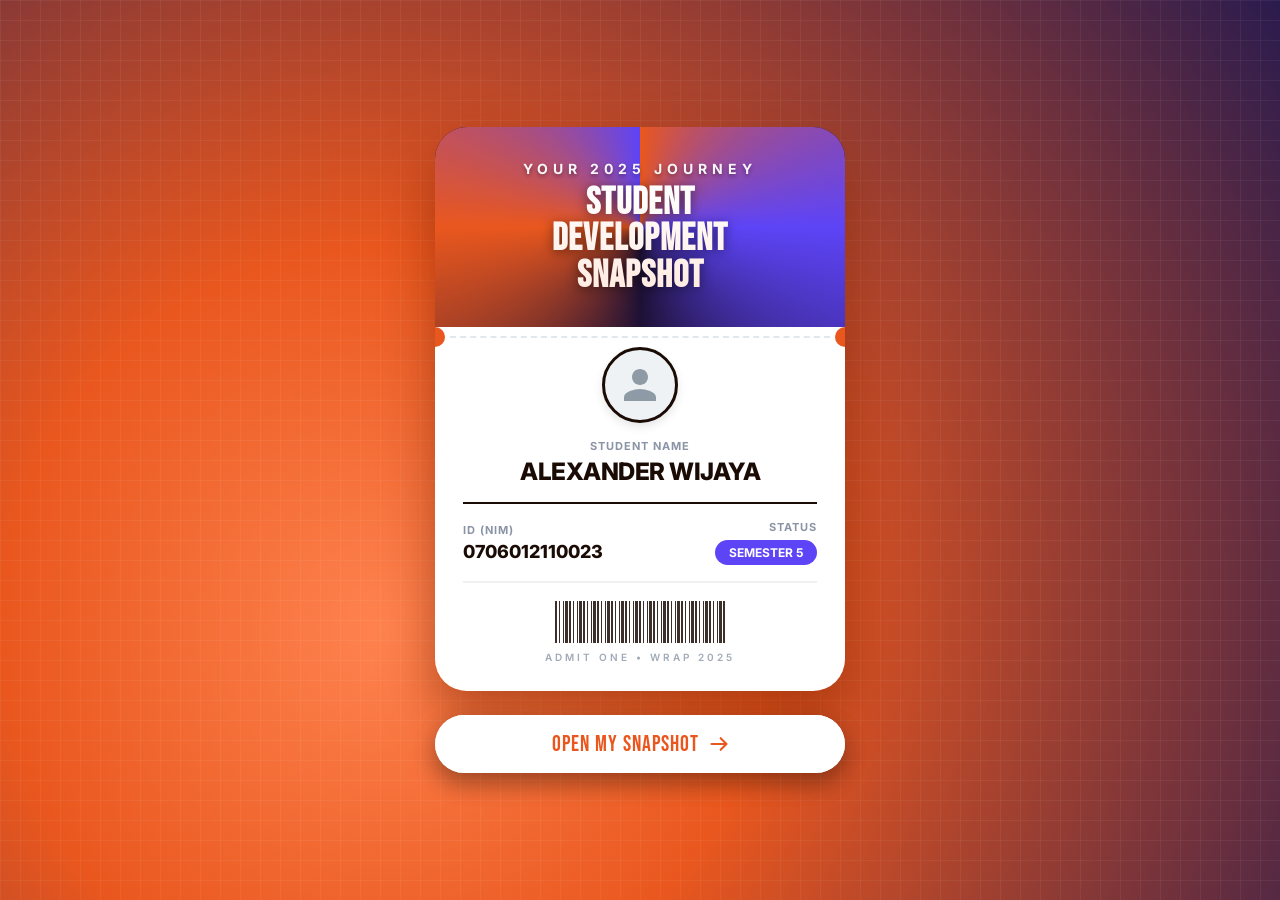
<file: index.html>
<!DOCTYPE html>
<html lang="en">
<head>
    <meta charset="UTF-8">
    <meta name="viewport" content="width=device-width, initial-scale=1.0">
    <title>Student Development Snapshot</title>
    <link rel="preconnect" href="https://fonts.googleapis.com">
    <link rel="preconnect" href="https://fonts.gstatic.com" crossorigin>
    <link href="https://fonts.googleapis.com/css2?family=Bebas+Neue&family=Inter:wght@400;600;700;800&display=swap" rel="stylesheet">
    <link rel="stylesheet" href="css/index-style.css">
</head>
<body>

    <div class="mobile-container">
        <div class="ticket-card">
            
            <div class="ticket-header">
                <div class="rotating-gradient"></div>
                <div class="header-content">
                    <p class="journey-text">YOUR 2025 JOURNEY</p>
                    <h1 class="main-title">
                        <span>STUDENT</span>
                        <span>DEVELOPMENT</span>
                        <span>SNAPSHOT</span>
                    </h1>
                </div>
            </div>
            
            <div class="ticket-divider">
                <div class="notch notch-left"></div>
                <div class="dashed-line"></div>
                <div class="notch notch-right"></div>
            </div>
            
            <div class="ticket-body">
                <div class="avatar-container">
                    <div class="avatar-circle">
                        <svg xmlns="http://www.w3.org/2000/svg" viewBox="0 0 24 24" fill="#8E9AA6" width="48" height="48">
                            <path d="M12 12c2.21 0 4-1.79 4-4s-1.79-4-4-4-4 1.79-4 4 1.79 4 4 4zm0 2c-2.67 0-8 1.34-8 4v2h16v-2c0-2.66-5.33-4-8-4z"/>
                        </svg>
                    </div>
                </div>
                
                <p class="label-text">STUDENT NAME</p>
                <h2 class="student-name">ALEXANDER WIJAYA</h2>
                
                <div class="horizontal-line"></div>
                
                <div class="info-grid">
                    <div class="info-item">
                        <p class="label-text">ID (NIM)</p>
                        <p class="value-text bold-text">0706012110023</p>
                    </div>
                    <div class="info-item-right">
                        <p class="label-text">STATUS</p>
                        <span class="status-badge">SEMESTER 5</span>
                    </div>
                </div>
                
                <div class="horizontal-line thin-line"></div>
                
                <div class="barcode-container">
                    <div class="fake-barcode"></div>
                    <p class="barcode-footer">ADMIT ONE &bull; WRAP 2025</p>
                </div>
            </div>
        </div>
        
        <button class="btn-snapshot">
            <a href="view/startPage.html" class="btn-snapshot">
            OPEN MY SNAPSHOT 
            <svg class="arrow-icon" xmlns="http://www.w3.org/2000/svg" fill="none" viewBox="0 0 24 24" stroke="currentColor">
                <path stroke-linecap="round" stroke-linejoin="round" stroke-width="2.5" d="M14 5l7 7m0 0l-7 7m7-7H3" />
            </svg>
        </a>
        </button>
    </div>

</body>
</html>
</file>
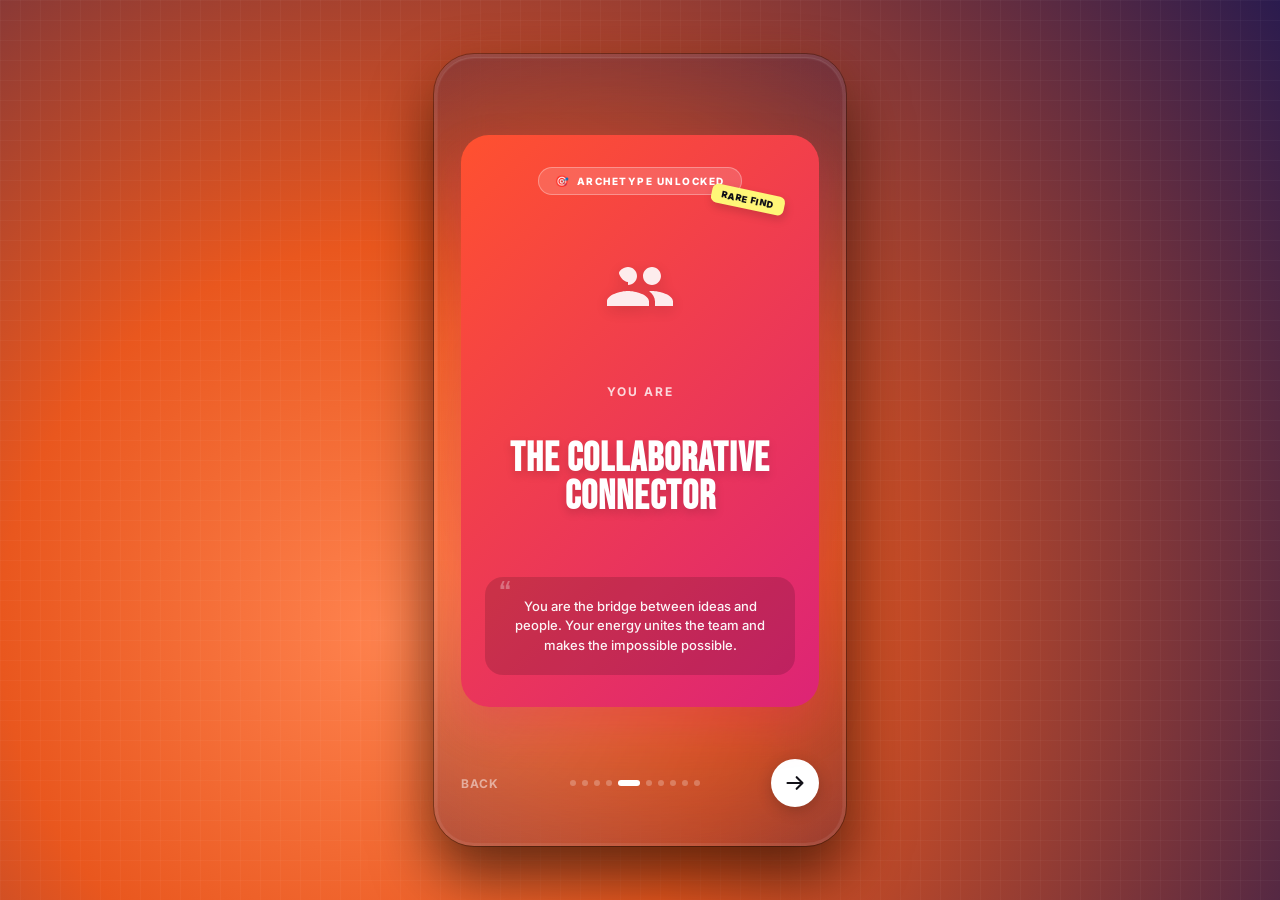
<file: view/archetypePage.html>
<!DOCTYPE html>
<html lang="en">
<head>
    <meta charset="UTF-8">
    <meta name="viewport" content="width=device-width, initial-scale=1.0">
    <title>Archetype Unlocked - Student Development Snapshot</title>
    <link rel="preconnect" href="https://fonts.googleapis.com">
    <link rel="preconnect" href="https://fonts.gstatic.com" crossorigin>
    <link href="https://fonts.googleapis.com/css2?family=Bebas+Neue&family=Inter:wght@400;500;600;700;800&display=swap" rel="stylesheet">
    
    <link rel="stylesheet" href="../css/archetypePage-style.css">
</head>
<body>

    <div class="mobile-container">
        
        <main class="archetype-container">
            
            <div class="archetype-card">
                
                <div class="unlocked-tag">
                    <span class="target-icon">🎯</span> ARCHETYPE UNLOCKED
                </div>

                <div class="rare-badge">RARE FIND</div>

                <div class="archetype-icon-wrapper">
                    <svg class="archetype-icon" viewBox="0 0 24 24" fill="none" xmlns="http://www.w3.org/2000/svg">
                        <path d="M16 11c1.66 0 2.99-1.34 2.99-3S17.66 5 16 5c-1.66 0-3 1.34-3 3s1.34 3 3 3zm-8 0c1.66 0 3-1.34 3-3S9.66 5 8 5C6.34 5 5 6.34 5 7s1.34 3 3 3zm0 2c-2.33 0-7 1.17-7 3.5V18h14v-1.5c0-2.33-4.67-3.5-7-3.5zm8 0c-.29 0-.62.02-.97.05 1.16.84 1.97 2 1.97 3.45V18h6v-1.5c0-2.33-4.67-3.5-7-3.5z" fill="currentColor"/>
                    </svg>
                </div>

                <p class="intro-text">YOU ARE</p>
                <h1 class="archetype-title">THE COLLABORATIVE CONNECTOR</h1>

                <div class="quote-box">
                    <span class="quote-mark">“</span>
                    <p class="quote-text">
                        You are the bridge between ideas and people. Your energy unites the team and makes the impossible possible.
                    </p>
                </div>              
            </div>

        </main>

        <footer class="navigation-footer">
            <a href="growthAreaPage.html" class="btn-back">BACK</a>
            
            <div class="pagination-dots">
                <span class="dot"></span>
                <span class="dot"></span>
                <span class="dot"></span>
                <span class="dot"></span>
                <span class="dot active"></span> <span class="dot"></span>
                <span class="dot"></span>
                <span class="dot"></span>
                <span class="dot"></span>
                <span class="dot"></span>
            </div>

            <a href="../view/emergingStrengthPage.html" class="btn-next" aria-label="Next Page">
                <svg xmlns="http://www.w3.org/2000/svg" fill="none" viewBox="0 0 24 24" stroke="currentColor" class="arrow-icon">
                    <path stroke-linecap="round" stroke-linejoin="round" stroke-width="2.5" d="M14 5l7 7m0 0l-7 7m7-7H3" />
                </svg>
            </a>
        </footer>
        
    </div>

</body>
</html>
</file>
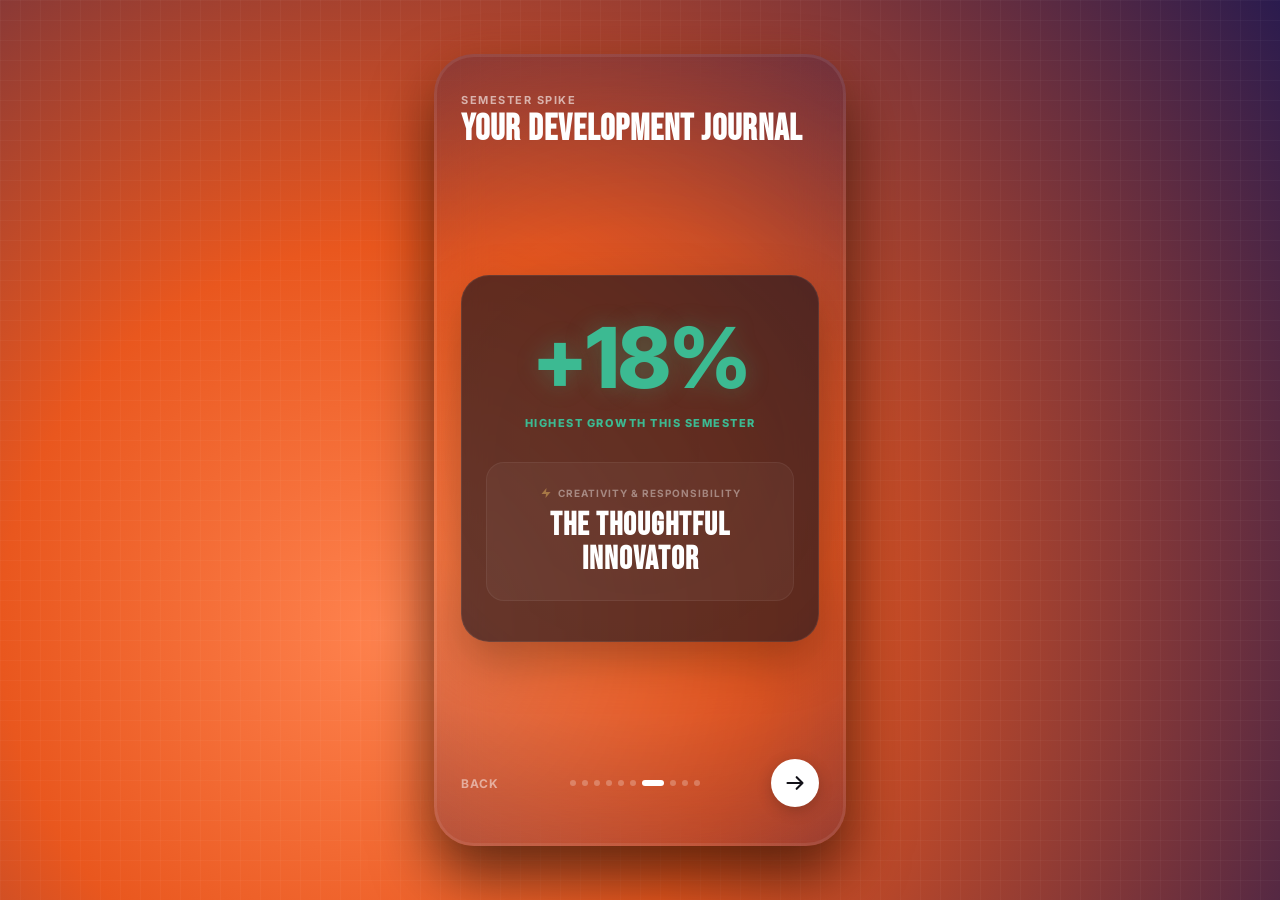
<file: view/developmentJournalPage.html>
<!DOCTYPE html>
<html lang="en">
<head>
    <meta charset="UTF-8">
    <meta name="viewport" content="width=device-width, initial-scale=1.0">
    <title>Your Development Journal - Semester Spike</title>
    <link rel="preconnect" href="https://fonts.googleapis.com">
    <link rel="preconnect" href="https://fonts.gstatic.com" crossorigin>
    <link href="https://fonts.googleapis.com/css2?family=Bebas+Neue&family=Inter:wght@400;500;600;700;800&display=swap" rel="stylesheet">
    
    <link rel="stylesheet" href="../css/developmentJournalPage-style.css">
</head>
<body>

    <div class="mobile-container">
        
        <header class="page-header">
            <p class="subtitle">SEMESTER SPIKE</p>
            <h1 class="main-title">YOUR DEVELOPMENT JOURNAL</h1>
        </header>

        <main class="journal-container">
            
            <div class="spike-card">
                <div class="growth-percentage">+18%</div>
                
                <p class="growth-label">HIGHEST GROWTH THIS SEMESTER</p>
                
                <div class="competency-detail-box">
                    <div class="category-header">
                        <svg class="lightning-icon" viewBox="0 0 24 24" fill="currentColor">
                            <path d="M13 2L3 14h9l-1 8 10-12h-9l1-8z"/>
                        </svg>
                        <span class="category-name">CREATIVITY & RESPONSIBILITY</span>
                    </div>
                    <h2 class="archetype-highlight">THE THOUGHTFUL INNOVATOR</h2>
                </div>
            </div>

        </main>

        <footer class="navigation-footer">
            <a href="emergingStrengthPage.html" class="btn-back">BACK</a>
            
            <div class="pagination-dots">
                <span class="dot"></span>
                <span class="dot"></span>
                <span class="dot"></span>
                <span class="dot"></span>
                <span class="dot"></span>
                <span class="dot"></span>
                <span class="dot active"></span> <span class="dot"></span>
                <span class="dot"></span>
                <span class="dot"></span>
            </div>

            <a href="nextPage.html" class="btn-next" aria-label="Next Page">
                <svg xmlns="http://www.w3.org/2000/svg" fill="none" viewBox="0 0 24 24" stroke="currentColor" class="arrow-icon">
                    <path stroke-linecap="round" stroke-linejoin="round" stroke-width="2.5" d="M14 5l7 7m0 0l-7 7m7-7H3" />
                </svg>
            </a>
        </footer>
        
    </div>

</body>
</html>
</file>
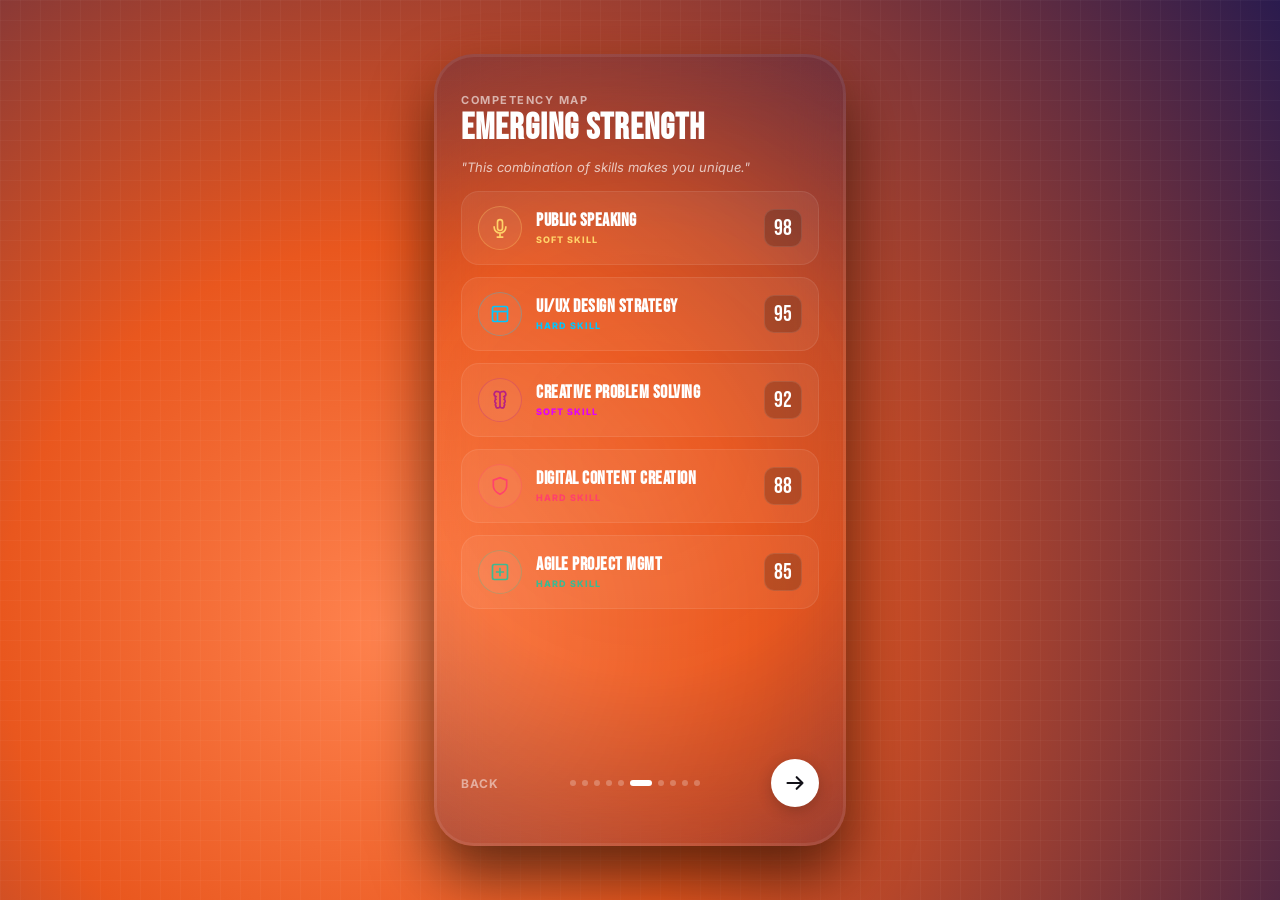
<file: view/emergingStrengthPage.html>
<!DOCTYPE html>
<html lang="en">
<head>
    <meta charset="UTF-8">
    <meta name="viewport" content="width=device-width, initial-scale=1.0">
    <title>Emerging Strength - Competency Map</title>
    <link rel="preconnect" href="https://fonts.googleapis.com">
    <link rel="preconnect" href="https://fonts.gstatic.com" crossorigin>
    <link href="https://fonts.googleapis.com/css2?family=Bebas+Neue&family=Inter:wght@400;500;600;700;800&display=swap" rel="stylesheet">
    
    <link rel="stylesheet" href="../css/emergingStrengthPage-style.css">
</head>
<body>

    <div class="mobile-container">
        
        <header class="page-header">
            <p class="subtitle">COMPETENCY MAP</p>
            <h1 class="main-title">EMERGING STRENGTH</h1>
            <p class="header-quote">"This combination of skills makes you unique."</p>
        </header>

        <main class="strength-list">
            
            <div class="strength-card-wrapper">
                <div class="card-left">
                    <div class="icon-circle icon-yellow">
                        <svg viewBox="0 0 24 24" fill="none" stroke="currentColor" stroke-width="2">
                            <path d="M12 2a3 3 0 0 0-3 3v7a3 3 0 0 0 6 0V5a3 3 0 0 0-3-3z"/>
                            <path d="M19 10v1a7 7 0 0 1-14 0v-1M12 19v4M8 23h8"/>
                        </svg>
                    </div>
                    <div class="skill-details">
                        <h3 class="skill-title">PUBLIC SPEAKING</h3>
                        <span class="skill-tag text-yellow">SOFT SKILL</span>
                    </div>
                </div>
                <div class="score-box">98</div>
            </div>

            <div class="strength-card-wrapper">
                <div class="card-left">
                    <div class="icon-circle icon-blue">
                        <svg viewBox="0 0 24 24" fill="none" stroke="currentColor" stroke-width="2">
                            <rect x="3" y="3" width="18" height="18" rx="2" ry="2"/>
                            <line x1="3" y1="9" x2="21" y2="9"/>
                            <line x1="9" y1="21" x2="9" y2="9"/>
                        </svg>
                    </div>
                    <div class="skill-details">
                        <h3 class="skill-title">UI/UX DESIGN STRATEGY</h3>
                        <span class="skill-tag text-blue">HARD SKILL</span>
                    </div>
                </div>
                <div class="score-box">95</div>
            </div>

            <div class="strength-card-wrapper">
                <div class="card-left">
                    <div class="icon-circle icon-purple">
                        <svg viewBox="0 0 24 24" fill="none" stroke="currentColor" stroke-width="2">
                            <path d="M9.5 2A2.5 2.5 0 0 1 12 4.5v15a2.5 2.5 0 0 1-4.96-.44 2.5 2.5 0 0 1 0-3.12 3 3 0 0 1 0-4.88 2.5 2.5 0 0 1 0-3.12A2.5 2.5 0 0 1 9.5 2zM14.5 2A2.5 2.5 0 0 0 12 4.5v15a2.5 2.5 0 0 0 4.96-.44 2.5 2.5 0 0 0 0-3.12 3 3 0 0 0 0-4.88 2.5 2.5 0 0 0 0-3.12A2.5 2.5 0 0 0 14.5 2z"/>
                        </svg>
                    </div>
                    <div class="skill-details">
                        <h3 class="skill-title">CREATIVE PROBLEM SOLVING</h3>
                        <span class="skill-tag text-purple">SOFT SKILL</span>
                    </div>
                </div>
                <div class="score-box">92</div>
            </div>

            <div class="strength-card-wrapper">
                <div class="card-left">
                    <div class="icon-circle icon-pink">
                        <svg viewBox="0 0 24 24" fill="none" stroke="currentColor" stroke-width="2">
                            <path d="M12 22s8-4 8-10V5l-8-3-8 3v7c0 6 8 10 8 10z"/>
                        </svg>
                    </div>
                    <div class="skill-details">
                        <h3 class="skill-title">DIGITAL CONTENT CREATION</h3>
                        <span class="skill-tag text-pink">HARD SKILL</span>
                    </div>
                </div>
                <div class="score-box">88</div>
            </div>

            <div class="strength-card-wrapper">
                <div class="card-left">
                    <div class="icon-circle icon-green">
                        <svg viewBox="0 0 24 24" fill="none" stroke="currentColor" stroke-width="2">
                            <rect x="3" y="3" width="18" height="18" rx="2" ry="2"/>
                            <path d="M7 12h10M12 7v10"/>
                        </svg>
                    </div>
                    <div class="skill-details">
                        <h3 class="skill-title">AGILE PROJECT MGMT</h3>
                        <span class="skill-tag text-green">HARD SKILL</span>
                    </div>
                </div>
                <div class="score-box">85</div>
            </div>

        </main>

        <footer class="navigation-footer">
            <a href="archetypePage.html" class="btn-back">BACK</a>
            
            <div class="pagination-dots">
                <span class="dot"></span>
                <span class="dot"></span>
                <span class="dot"></span>
                <span class="dot"></span>
                <span class="dot"></span>
                <span class="dot active"></span> <span class="dot"></span>
                <span class="dot"></span>
                <span class="dot"></span>
                <span class="dot"></span>
            </div>

            <a href="../view/developmentJournalPage.html" class="btn-next" aria-label="Next Page">
                <svg xmlns="http://www.w3.org/2000/svg" fill="none" viewBox="0 0 24 24" stroke="currentColor" class="arrow-icon">
                    <path stroke-linecap="round" stroke-linejoin="round" stroke-width="2.5" d="M14 5l7 7m0 0l-7 7m7-7H3" />
                </svg>
            </a>
        </footer>
        
    </div>

</body>
</html>
</file>
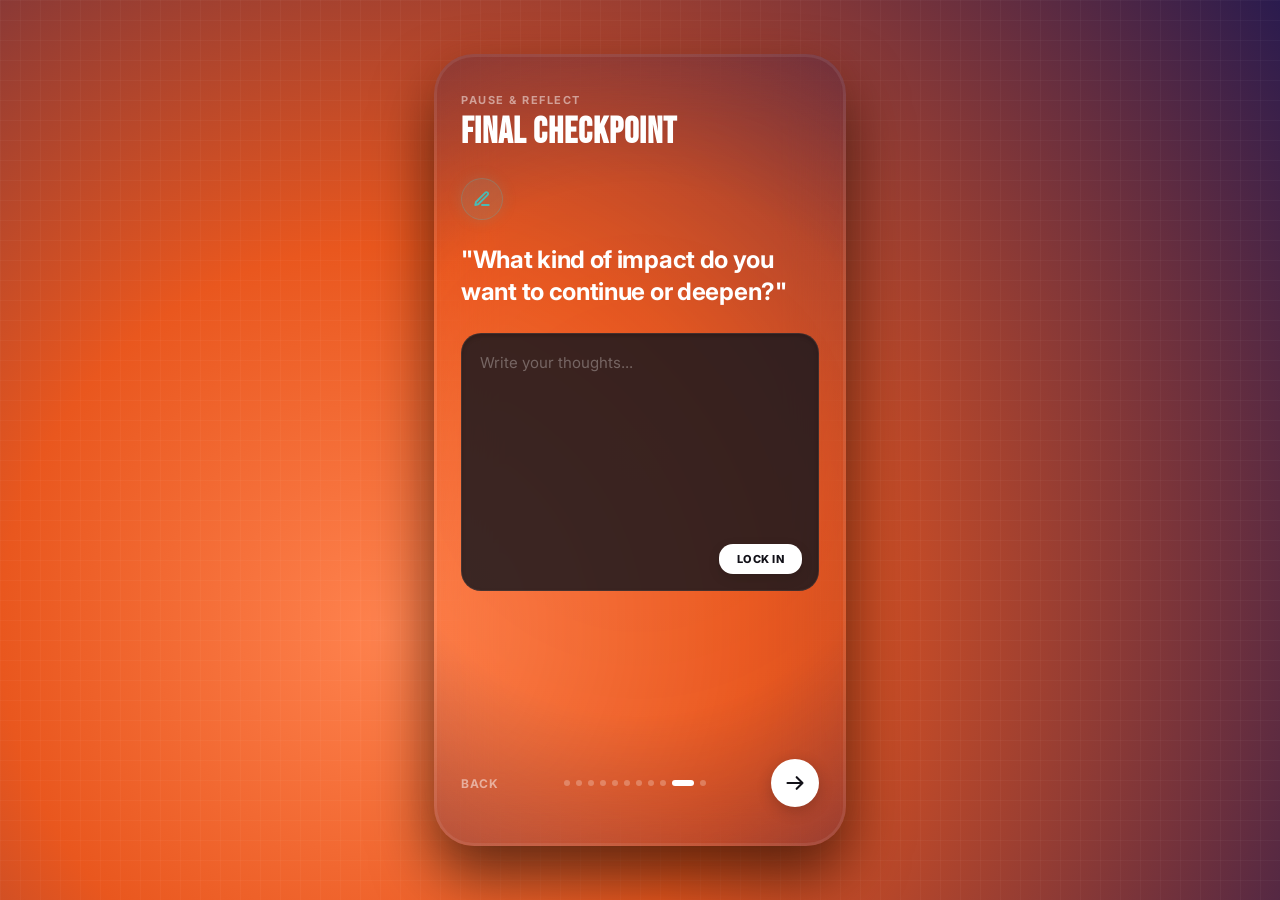
<file: view/finalCheckpointPage.html>
<!DOCTYPE html>
<html lang="en">
<head>
    <meta charset="UTF-8">
    <meta name="viewport" content="width=device-width, initial-scale=1.0">
    <title>Pause & Reflect - Final Checkpoint</title>
    <link rel="preconnect" href="https://fonts.googleapis.com">
    <link rel="preconnect" href="https://fonts.gstatic.com" crossorigin>
    <link href="https://fonts.googleapis.com/css2?family=Bebas+Neue&family=Inter:wght@400;500;600;700;800&display=swap" rel="stylesheet">
    
    <link rel="stylesheet" href="../css/finalCheckpointPage-style.css">
</head>
<body>

    <div class="mobile-container">
        
        <header class="page-header">
            <p class="subtitle">PAUSE & REFLECT</p>
            <h1 class="main-title">FINAL CHECKPOINT</h1>
        </header>

        <main class="checkpoint-container">
            
            <div class="pencil-icon-wrapper">
                <svg class="pencil-icon" viewBox="0 0 24 24" fill="none" stroke="currentColor" stroke-width="2.5" stroke-linecap="round" stroke-linejoin="round">
                    <path d="M12 20h9"></path>
                    <path d="M16.5 3.5a2.121 2.121 0 0 1 3 3L7 19l-4 1 1-4L16.5 3.5z"></path>
                </svg>
            </div>

            <h2 class="question-text" id="random-question">"What would you name as the core learning of this semester?"</h2>

            <div class="textarea-container">
                <textarea class="reflection-input" placeholder="Write your thoughts..." rows="8"></textarea>
                
                <button type="button" class="btn-lock-in">LOCK IN</button>
            </div>

        </main>

        <footer class="navigation-footer">
            <a href="headOfProgramPage.html" class="btn-back">BACK</a>
            
            <div class="pagination-dots">
                <span class="dot"></span>
                <span class="dot"></span>
                <span class="dot"></span>
                <span class="dot"></span>
                <span class="dot"></span>
                <span class="dot"></span>
                <span class="dot"></span>
                <span class="dot"></span>
                <span class="dot"></span>
                <span class="dot active"></span> 
                <span class="dot"></span>
            </div>

            <a href="../view/shareSnapshotPage.html" class="btn-next" aria-label="Next Page">
                <svg xmlns="http://www.w3.org/2000/svg" fill="none" viewBox="0 0 24 24" stroke="currentColor" class="arrow-icon">
                    <path stroke-linecap="round" stroke-linejoin="round" stroke-width="2.5" d="M14 5l7 7m0 0l-7 7m7-7H3" />
                </svg>
            </a>
        </footer>
        
    </div>

    <script>
        document.addEventListener("DOMContentLoaded", function() {
            // Kumpulan pertanyaan refleksi (Duplikasi telah dihapus)
            const questions = [
                "Six months from now, what would you like to do?",
                "What kind of impact do you want to continue or deepen?",
                "What challenged you in a way that helped you grow?",
                "Which activities felt aligned with how you want to grow?",
                "Where did you step outside your comfort zone, even briefly?",
                "What did you learn from situations that did not go as expected?",
                "What experiences reflected what matters most to you right now?",
                "When did you feel that your contribution mattered?",
                "What did you learn about working with different people or perspectives?",
                "What roles or responsibilities felt most aligned with your values?",
                "What patterns did you notice in how you approached challenges?",
                "What lessons from this semester feel worth carrying forward?",
                "What small, realistic step are you willing to commit to trying?",
                "What does a meaningful next semester look like for you personally?",
                "What is one capability you want to rely on more confidently?",
                "Where did preparation help you, and where did adaptability matter more?",
                "At the end of next semester, what evidence would tell you that you moved forward?",
                "What would you name as the core learning of this semester?",
                "What would progress look like in a realistic, personal sense?"
            ];

            // Mengambil satu indeks acak dari array
            const randomIndex = Math.floor(Math.random() * questions.length);
            
            // Memilih pertanyaan berdasarkan indeks acak tersebut
            const chosenQuestion = questions[randomIndex];

            // Menampilkan pertanyaan ke dalam elemen HTML dengan tanda petik pembungkus
            document.getElementById("random-question").innerText = `"${chosenQuestion}"`;
        });
    </script>

</body>
</html>
</file>
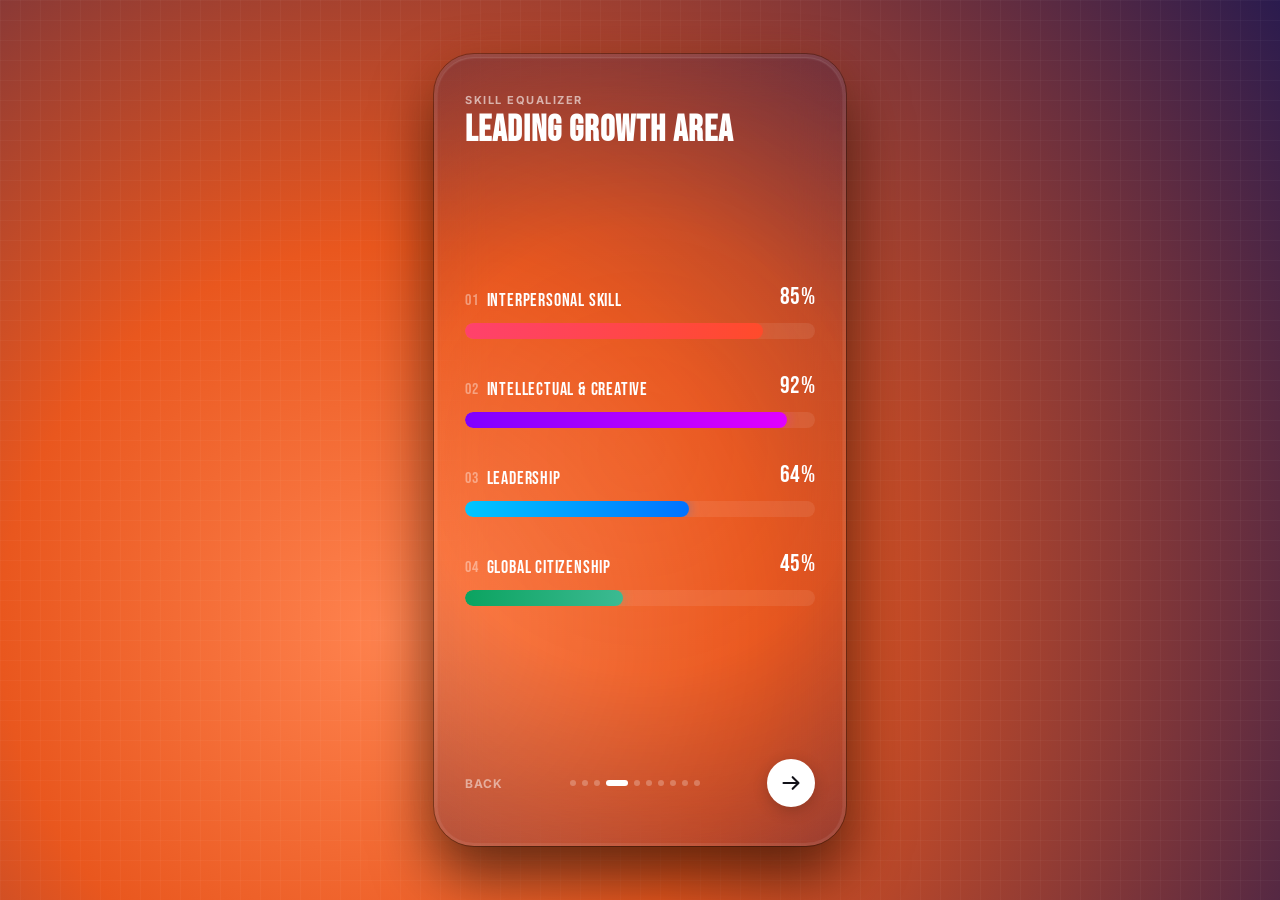
<file: view/growthAreaPage.html>
<!DOCTYPE html>
<html lang="en">
<head>
    <meta charset="UTF-8">
    <meta name="viewport" content="width=device-width, initial-scale=1.0">
    <title>Leading Growth Area - Student Development Snapshot</title>
    <!-- Google Fonts -->
    <link rel="preconnect" href="https://fonts.googleapis.com">
    <link rel="preconnect" href="https://fonts.gstatic.com" crossorigin>
    <link href="https://fonts.googleapis.com/css2?family=Bebas+Neue&family=Inter:wght@400;500;600;700;800&display=swap" rel="stylesheet">
    
    <!-- Menghubungkan ke file CSS Baru (keluar folder view via '../') -->
    <link rel="stylesheet" href="../css/growthAreaPage-style.css">
</head>
<body>

    <div class="mobile-container">
        
        <!-- Header Atas -->
        <header class="page-header">
            <p class="subtitle">SKILL EQUALIZER</p>
            <h1 class="main-title">LEADING GROWTH AREA</h1>
        </header>

        <!-- Container Indikator Kemajuan Progres (Equalizer Bars) -->
        <main class="equalizer-section">
            
            <!-- Skill 01 -->
            <div class="skill-group">
                <div class="skill-info">
                    <span class="skill-name"><span class="skill-num">01</span> INTERPERSONAL SKILL</span>
                    <span class="skill-percentage">85%</span>
                </div>
                <div class="progress-track">
                    <div class="progress-bar bar-interpersonal" style="--target-width: 85%;"></div>
                </div>
            </div>

            <!-- Skill 02 -->
            <div class="skill-group">
                <div class="skill-info">
                    <span class="skill-name"><span class="skill-num">02</span> INTELLECTUAL & CREATIVE</span>
                    <span class="skill-percentage">92%</span>
                </div>
                <div class="progress-track">
                    <div class="progress-bar bar-intellectual" style="--target-width: 92%;"></div>
                </div>
            </div>

            <!-- Skill 03 -->
            <div class="skill-group">
                <div class="skill-info">
                    <span class="skill-name"><span class="skill-num">03</span> LEADERSHIP</span>
                    <span class="skill-percentage">64%</span>
                </div>
                <div class="progress-track">
                    <div class="progress-bar bar-leadership" style="--target-width: 64%;"></div>
                </div>
            </div>

            <!-- Skill 04 -->
            <div class="skill-group">
                <div class="skill-info">
                    <span class="skill-name"><span class="skill-num">04</span> GLOBAL CITIZENSHIP</span>
                    <span class="skill-percentage">45%</span>
                </div>
                <div class="progress-track">
                    <div class="progress-bar bar-global" style="--target-width: 45%;"></div>
                </div>
            </div>

        </main>

        <!-- Footer Navigasi Bawah (Back, Pagination Dots, Next Button) -->
        <footer class="navigation-footer">
            <!-- Tombol Kembali menuju highlightsPage.html -->
            <a href="highlightsPage.html" class="btn-back">BACK</a>
            
            <!-- Indikator Slide (Dot ke-4 Aktif) -->
            <div class="pagination-dots">
                <span class="dot"></span>
                <span class="dot"></span>
                <span class="dot"></span>
                <span class="dot active"></span> <!-- Dot aktif bergeser ke halaman 4 -->
                <span class="dot"></span>
                <span class="dot"></span>
                <span class="dot"></span>
                <span class="dot"></span>
                <span class="dot"></span>
                <span class="dot"></span>
            </div>

            <!-- Tombol Selanjutnya -->
            <a href="../view/archetypePage.html" class="btn-next" aria-label="Next Page">
                <svg xmlns="http://www.w3.org/2000/svg" fill="none" viewBox="0 0 24 24" stroke="currentColor" class="arrow-icon">
                    <path stroke-linecap="round" stroke-linejoin="round" stroke-width="2.5" d="M14 5l7 7m0 0l-7 7m7-7H3" />
                </svg>
            </a>
        </footer>
        
    </div>

</body>
</html>
</file>
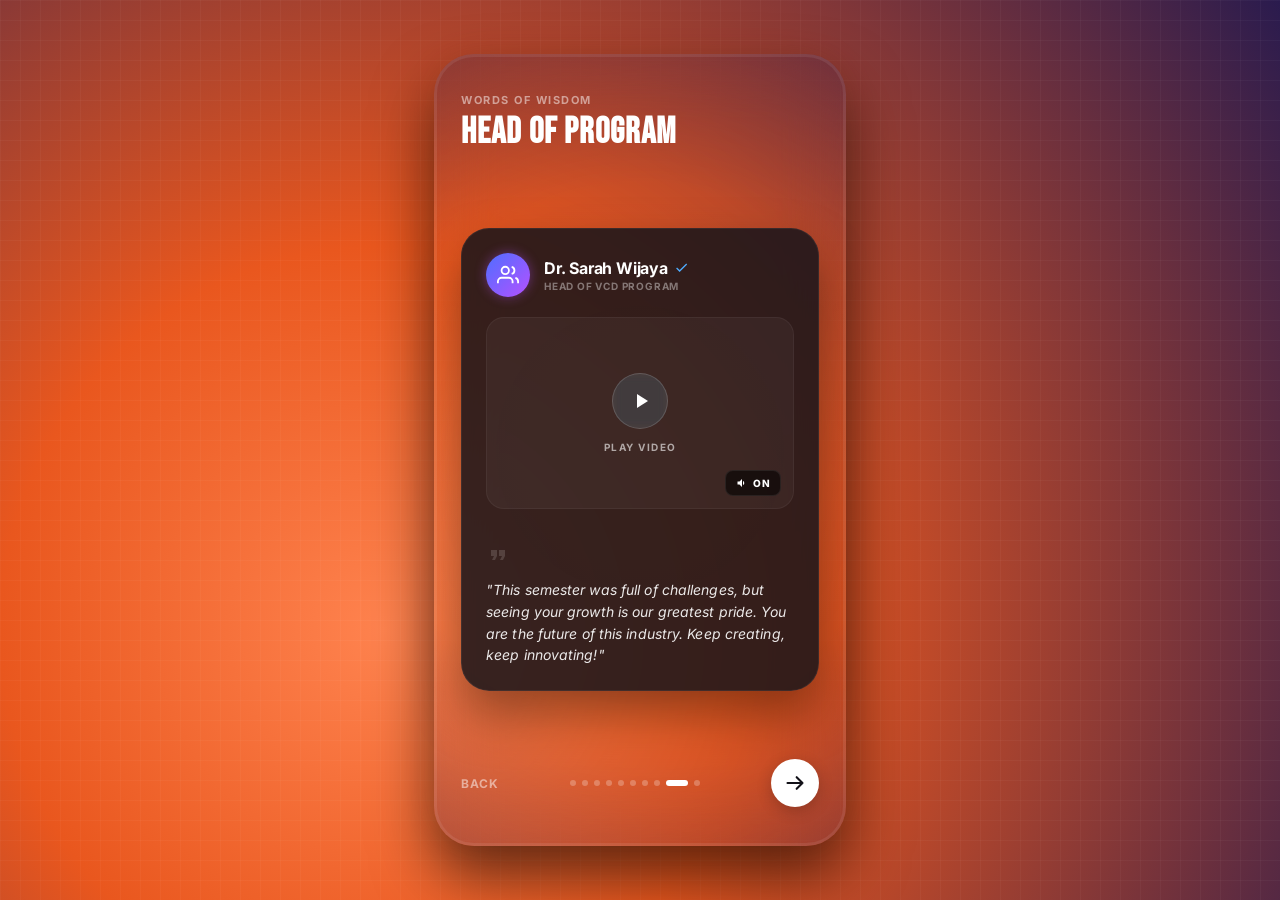
<file: view/headOfProgramPage.html>
<!DOCTYPE html>
<html lang="en">
<head>
    <meta charset="UTF-8">
    <meta name="viewport" content="width=device-width, initial-scale=1.0">
    <title>Words of Wisdom - Head of Program</title>
    <!-- Google Fonts -->
    <link rel="preconnect" href="https://fonts.googleapis.com">
    <link rel="preconnect" href="https://fonts.gstatic.com" crossorigin>
    <link href="https://fonts.googleapis.com/css2?family=Bebas+Neue&family=Inter:ital,wght@0,400;0,500;0,600;0,700;1,400&display=swap" rel="stylesheet">
    
    <!-- Menghubungkan ke file CSS Baru -->
    <link rel="stylesheet" href="../css/headOfProgramPage-style.css">
</head>
<body>

    <div class="mobile-container">
        
        <!-- Header Atas -->
        <header class="page-header">
            <p class="subtitle">WORDS OF WISDOM</p>
            <h1 class="main-title">HEAD OF PROGRAM</h1>
        </header>

        <!-- Area Konten Utama (Lecturer Message Card) -->
        <main class="wisdom-container">
            
            <div class="wisdom-card">
                
                <!-- Profil Singkat Dosen / Kaprodi -->
                <div class="profile-section">
                    <div class="avatar-wrapper">
                        <!-- Ikon Group/User Representatif (SVG) -->
                        <svg class="avatar-icon" viewBox="0 0 24 24" fill="none" stroke="currentColor" stroke-width="2">
                            <path d="M17 21v-2a4 4 0 0 0-4-4H5a4 4 0 0 0-4 4v2" />
                            <circle cx="9" cy="7" r="4" />
                            <path d="M23 21v-2a4 4 0 0 0-3-3.87" />
                            <path d="M16 3.13a4 4 0 0 1 0 7.75" />
                        </svg>
                    </div>
                    <div class="profile-info">
                        <div class="name-row">
                            <h2 class="lecturer-name">Dr. Sarah Wijaya</h2>
                            <!-- Centang Verifikasi Biru (SVG) -->
                            <svg class="verified-badge" viewBox="0 0 24 24" fill="currentColor">
                                <path d="M9 16.17L4.83 12l-1.42 1.41L9 19 21 7l-1.41-1.41z"/>
                            </svg>
                        </div>
                        <p class="lecturer-role">HEAD OF VCD PROGRAM</p>
                    </div>
                </div>

                <!-- Container Pemutar Video (Video Player Container) -->
                <div class="video-preview-box">
                    <div class="video-overlay">
                        <!-- Tombol Putar Tengah -->
                        <button class="btn-play-video" aria-label="Play Video">
                            <svg class="play-icon" viewBox="0 0 24 24" fill="currentColor">
                                <path d="M8 5v14l11-7z"/>
                            </svg>
                        </button>
                        <span class="play-label">PLAY VIDEO</span>
                    </div>
                    
                    <!-- Indikator Audio Status (Pojok Kanan Bawah) -->
                    <div class="audio-status-tag">
                        <svg class="volume-icon" viewBox="0 0 24 24" fill="currentColor">
                            <path d="M3 9v6h4l5 5V4L7 9H3zm13.5 3c0-1.77-1.02-3.29-2.5-4.03v8.05c1.48-.73 2.5-2.25 2.5-4.02z"/>
                        </svg>
                        <span>ON</span>
                    </div>
                </div>

                <!-- Blok Kutipan Motivasi (Blockquote) -->
                <div class="quote-section">
                    <!-- Ikon Tanda Petik Dekoratif Ganda (SVG) -->
                    <svg class="quote-mark" viewBox="0 0 24 24" fill="currentColor">
                        <path d="M6 17h3l2-4V7H5v6h3zm8 0h3l2-4V7h-6v6h3z"/>
                    </svg>
                    <blockquote class="wisdom-quote">
                        "This semester was full of challenges, but seeing your growth is our greatest pride. You are the future of this industry. Keep creating, keep innovating!"
                    </blockquote>
                </div>

            </div>

        </main>

        <!-- Footer Navigasi Bawah -->
        <footer class="navigation-footer">
            <!-- Kembali ke halaman Room For Growth -->
            <a href="roomForGrowthPage.html" class="btn-back">BACK</a>
            
            <!-- Indikator Slide (Dot ke-9 Aktif) -->
            <div class="pagination-dots">
                <span class="dot"></span>
                <span class="dot"></span>
                <span class="dot"></span>
                <span class="dot"></span>
                <span class="dot"></span>
                <span class="dot"></span>
                <span class="dot"></span>
                <span class="dot"></span>
                <span class="dot active"></span> <!-- Dot aktif bergeser ke urutan ke-9 -->
                <span class="dot"></span>
            </div>

            <!-- Tombol Selanjutnya -->
            <a href="../view/finalCheckpointPage.html" class="btn-next" aria-label="Next Page">
                <svg xmlns="http://www.w3.org/2000/svg" fill="none" viewBox="0 0 24 24" stroke="currentColor" class="arrow-icon">
                    <path stroke-linecap="round" stroke-linejoin="round" stroke-width="2.5" d="M14 5l7 7m0 0l-7 7m7-7H3" />
                </svg>
            </a>
        </footer>
        
    </div>

</body>
</html>
</file>
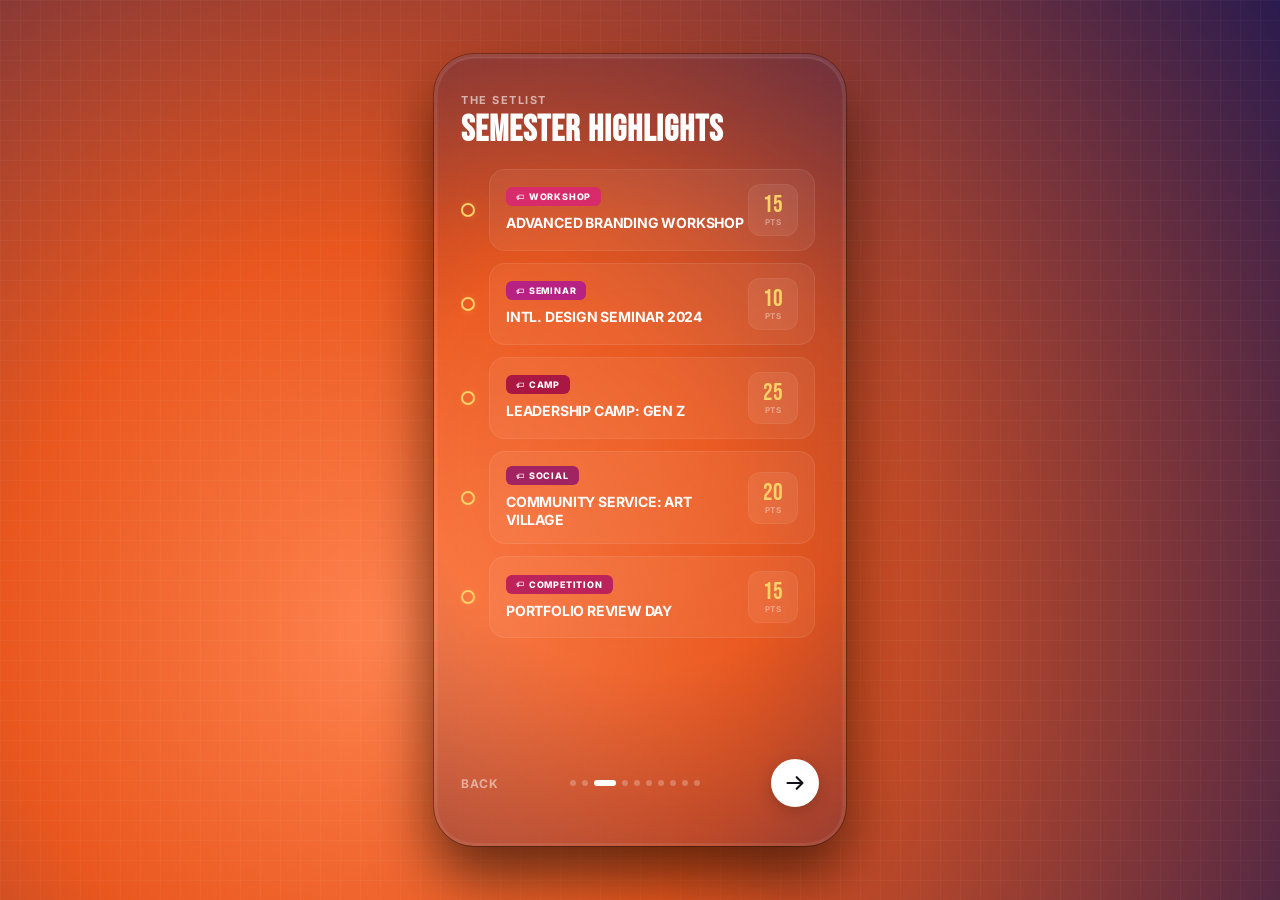
<file: view/highlightsPage.html>
<!DOCTYPE html>
<html lang="en">
<head>
    <meta charset="UTF-8">
    <meta name="viewport" content="width=device-width, initial-scale=1.0">
    <title>Semester Highlights - Student Development Snapshot</title>
    <!-- Google Fonts -->
    <link rel="preconnect" href="https://fonts.googleapis.com">
    <link rel="preconnect" href="https://fonts.gstatic.com" crossorigin>
    <link href="https://fonts.googleapis.com/css2?family=Bebas+Neue&family=Inter:wght@400;500;600;700;800&display=swap" rel="stylesheet">
    
    <!-- Menghubungkan ke file CSS baru (keluar folder view via '../') -->
    <link rel="stylesheet" href="../css/highlightsPage-style.css">
</head>
<body>

    <div class="mobile-container">
        
        <!-- Header Atas -->
        <header class="page-header">
            <p class="subtitle">THE SETLIST</p>
            <h1 class="main-title">SEMESTER HIGHLIGHTS</h1>
        </header>

        <!-- Daftar Kartu Highlights Kegiatan -->
        <main class="highlights-list">
            
            <!-- Item 1: Workshop -->
            <div class="highlight-item">
                <div class="status-indicator"></div>
                <div class="highlight-card">
                    <div class="card-content">
                        <span class="badge badge-workshop">
                            <span class="tag-icon">🏷</span> WORKSHOP
                        </span>
                        <h3 class="activity-title">ADVANCED BRANDING WORKSHOP</h3>
                    </div>
                    <div class="points-box">
                        <span class="pts-number">15</span>
                        <span class="pts-label">PTS</span>
                    </div>
                </div>
            </div>

            <!-- Item 2: Seminar (Contoh tampilan ter-hover / terisi bawaan di gambar) -->
            <div class="highlight-item">
                <div class="status-indicator"></div>
                <div class="highlight-card">
                    <div class="card-content">
                        <span class="badge badge-seminar">
                            <span class="tag-icon">🏷</span> SEMINAR
                        </span>
                        <h3 class="activity-title">INTL. DESIGN SEMINAR 2024</h3>
                    </div>
                    <div class="points-box">
                        <span class="pts-number">10</span>
                        <span class="pts-label">PTS</span>
                    </div>
                </div>
            </div>

            <!-- Item 3: Camp -->
            <div class="highlight-item">
                <div class="status-indicator"></div>
                <div class="highlight-card">
                    <div class="card-content">
                        <span class="badge badge-camp">
                            <span class="tag-icon">🏷</span> CAMP
                        </span>
                        <h3 class="activity-title">LEADERSHIP CAMP: GEN Z</h3>
                    </div>
                    <div class="points-box">
                        <span class="pts-number">25</span>
                        <span class="pts-label">PTS</span>
                    </div>
                </div>
            </div>

            <!-- Item 4: Social -->
            <div class="highlight-item">
                <div class="status-indicator"></div>
                <div class="highlight-card">
                    <div class="card-content">
                        <span class="badge badge-social">
                            <span class="tag-icon">🏷</span> SOCIAL
                        </span>
                        <h3 class="activity-title">COMMUNITY SERVICE: ART VILLAGE</h3>
                    </div>
                    <div class="points-box">
                        <span class="pts-number">20</span>
                        <span class="pts-label">PTS</span>
                    </div>
                </div>
            </div>

            <!-- Item 5: Competition -->
            <div class="highlight-item">
                <div class="status-indicator"></div>
                <div class="highlight-card">
                    <div class="card-content">
                        <span class="badge badge-competition">
                            <span class="tag-icon">🏷</span> COMPETITION
                        </span>
                        <h3 class="activity-title">PORTFOLIO REVIEW DAY</h3>
                    </div>
                    <div class="points-box">
                        <span class="pts-number">15</span>
                        <span class="pts-label">PTS</span>
                    </div>
                </div>
            </div>

        </main>

        <!-- Footer Navigasi Bawah (Back, Pagination Dots, Next Button) -->
        <footer class="navigation-footer">
            <!-- Tombol Kembali menuju totalActivityPage.html -->
            <a href="totalActivityPage.html" class="btn-back">BACK</a>
            
            <!-- Indikator Slide (Dot ke-3 Aktif) -->
            <div class="pagination-dots">
                <span class="dot"></span>
                <span class="dot"></span>
                <span class="dot active"></span> <!-- Dot aktif bergeser ke halaman 3 -->
                <span class="dot"></span>
                <span class="dot"></span>
                <span class="dot"></span>
                <span class="dot"></span>
                <span class="dot"></span>
                <span class="dot"></span>
                <span class="dot"></span>
            </div>

            <!-- Tombol Selanjutnya -->
            <a href="../view/growthAreaPage.html" class="btn-next" aria-label="Next Page">
                <svg xmlns="http://www.w3.org/2000/svg" fill="none" viewBox="0 0 24 24" stroke="currentColor" class="arrow-icon">
                    <path stroke-linecap="round" stroke-linejoin="round" stroke-width="2.5" d="M14 5l7 7m0 0l-7 7m7-7H3" />
                </svg>
            </a>
        </footer>
        
    </div>

</body>
</html>
</file>
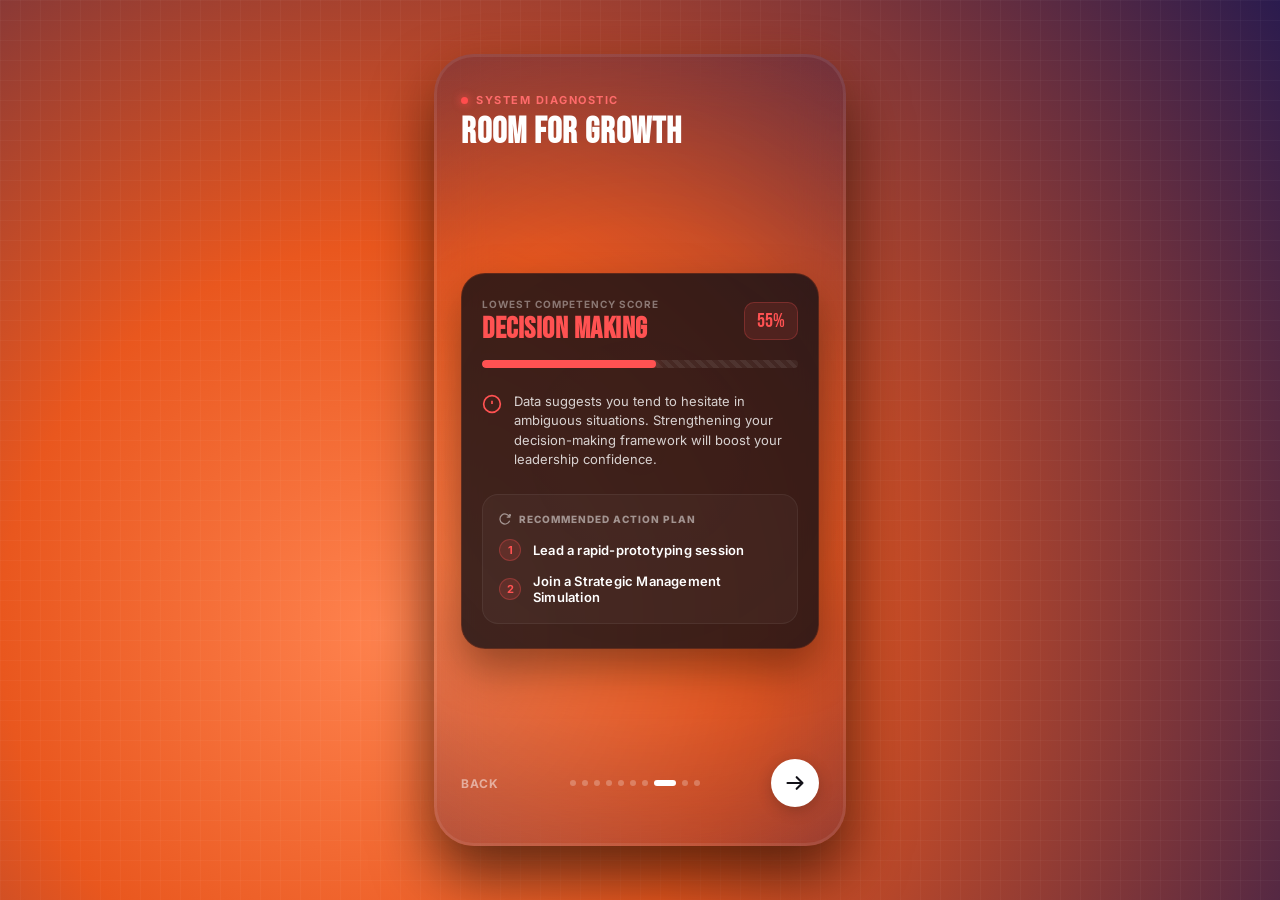
<file: view/roomForGrowthPage.html>
<!DOCTYPE html>
<html lang="en">
<head>
    <meta charset="UTF-8">
    <meta name="viewport" content="width=device-width, initial-scale=1.0">
    <title>Room For Growth - System Diagnostic</title>
    <link rel="preconnect" href="https://fonts.googleapis.com">
    <link rel="preconnect" href="https://fonts.gstatic.com" crossorigin>
    <link href="https://fonts.googleapis.com/css2?family=Bebas+Neue&family=Inter:wght@400;500;600;700;800&display=swap" rel="stylesheet">
    
    <link rel="stylesheet" href="../css/roomForGrowthPage-style.css">
</head>
<body>

    <div class="mobile-container">
        
        <header class="page-header">
            <div class="diagnostic-tag">
                <span class="pulse-dot"></span> SYSTEM DIAGNOSTIC
            </div>
            <h1 class="main-title">ROOM FOR GROWTH</h1>
        </header>

        <main class="growth-container">
            
            <div class="diagnostic-card">
                
                <div class="score-header-row">
                    <div class="score-label-col">
                        <p class="lowest-label">LOWEST COMPETENCY SCORE</p>
                        <h2 class="competency-title">DECISION MAKING</h2>
                    </div>
                    <div class="percentage-badge">55%</div>
                </div>

                <div class="progress-bar-container">
                    <div class="progress-fill"></div>
                </div>

                <div class="diagnostic-message-box">
                    <svg class="warning-icon" viewBox="0 0 24 24" fill="none" stroke="currentColor" stroke-width="2">
                        <circle cx="12" cy="12" r="10"/>
                        <line x1="12" y1="8" x2="12" y2="12"/>
                        <line x1="12" y1="16" x2="12.01" y2="16"/>
                    </svg>
                    <p class="message-text">
                        Data suggests you tend to hesitate in ambiguous situations. Strengthening your decision-making framework will boost your leadership confidence.
                    </p>
                </div>

                <div class="action-plan-panel">
                    <div class="action-header">
                        <svg class="refresh-icon" viewBox="0 0 24 24" fill="none" stroke="currentColor" stroke-width="2.5">
                            <path d="M21.5 2v6h-6M21.34 15.57a10 10 0 1 1-.57-8.38l5.67-5.67"/>
                        </svg>
                        <span>RECOMMENDED ACTION PLAN</span>
                    </div>

                    <ul class="action-list">
                        <li class="action-item">
                            <span class="step-number">1</span>
                            <span class="step-text">Lead a rapid-prototyping session</span>
                        </li>
                        <li class="action-item">
                            <span class="step-number">2</span>
                            <span class="step-text">Join a Strategic Management Simulation</span>
                        </li>
                    </ul>
                </div>

            </div>

        </main>

        <footer class="navigation-footer">
            <a href="developmentJournalPage.html" class="btn-back">BACK</a>
            
            <div class="pagination-dots">
                <span class="dot"></span>
                <span class="dot"></span>
                <span class="dot"></span>
                <span class="dot"></span>
                <span class="dot"></span>
                <span class="dot"></span>
                <span class="dot"></span>
                <span class="dot active"></span> <span class="dot"></span>
                <span class="dot"></span>
            </div>

            <a href="../view/headOfProgramPage.html" class="btn-next" aria-label="Next Page">
                <svg xmlns="http://www.w3.org/2000/svg" fill="none" viewBox="0 0 24 24" stroke="currentColor" class="arrow-icon">
                    <path stroke-linecap="round" stroke-linejoin="round" stroke-width="2.5" d="M14 5l7 7m0 0l-7 7m7-7H3" />
                </svg>
            </a>
        </footer>
        
    </div>

</body>
</html>
</file>
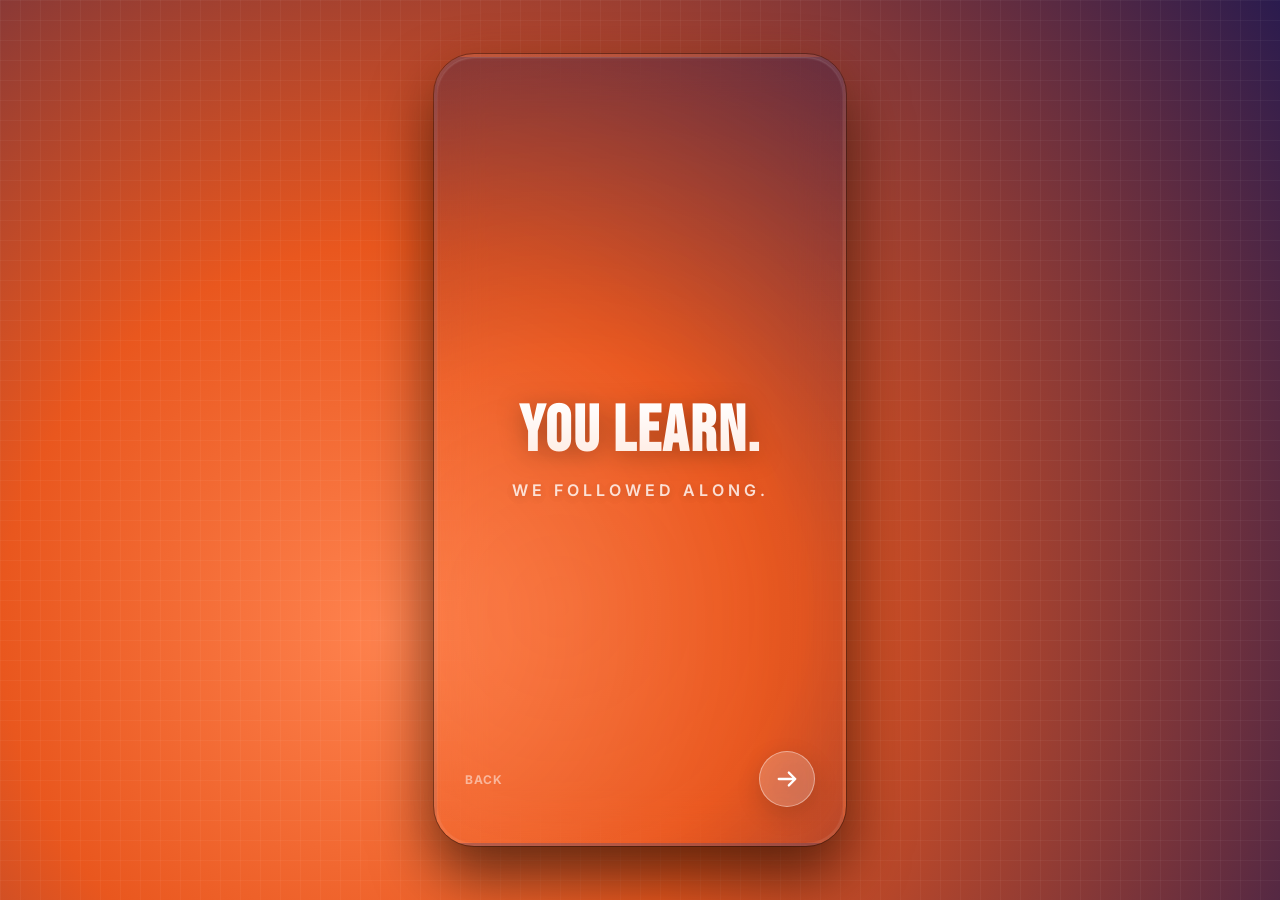
<file: view/startPage.html>
<!DOCTYPE html>
<html lang="en">
<head>
    <meta charset="UTF-8">
    <meta name="viewport" content="width=device-width, initial-scale=1.0">
    <title>Start Journey - Student Development Snapshot</title>
    <link rel="preconnect" href="https://fonts.googleapis.com">
    <link rel="preconnect" href="https://fonts.gstatic.com" crossorigin>
    <link href="https://fonts.googleapis.com/css2?family=Bebas+Neue&family=Inter:wght@400;600;700&display=swap" rel="stylesheet">
    <link rel="stylesheet" href="../css/startPage-style.css">
</head>
<body>

    <div class="mobile-container">
        <div class="story-content">
            <h1 class="headline-text">YOU LEARN.</h1>
            <p class="subheadline-text">WE FOLLOWED ALONG.</p>
        </div>

       <div class="navigation-footer">
            <a href="../index.html" class="btn-back">BACK</a>

            <a href="totalActivityPage.html" class="btn-next-circle" aria-label="Next Page">
                <svg xmlns="http://www.w3.org/2000/svg" fill="none" viewBox="0 0 24 24" stroke="currentColor" class="arrow-icon">
                    <path stroke-linecap="round" stroke-linejoin="round" stroke-width="2.5" d="M14 5l7 7m0 0l-7 7m7-7H3" />
                </svg>
            </a>
        </div>
    </div>

</body>
</html>
</file>
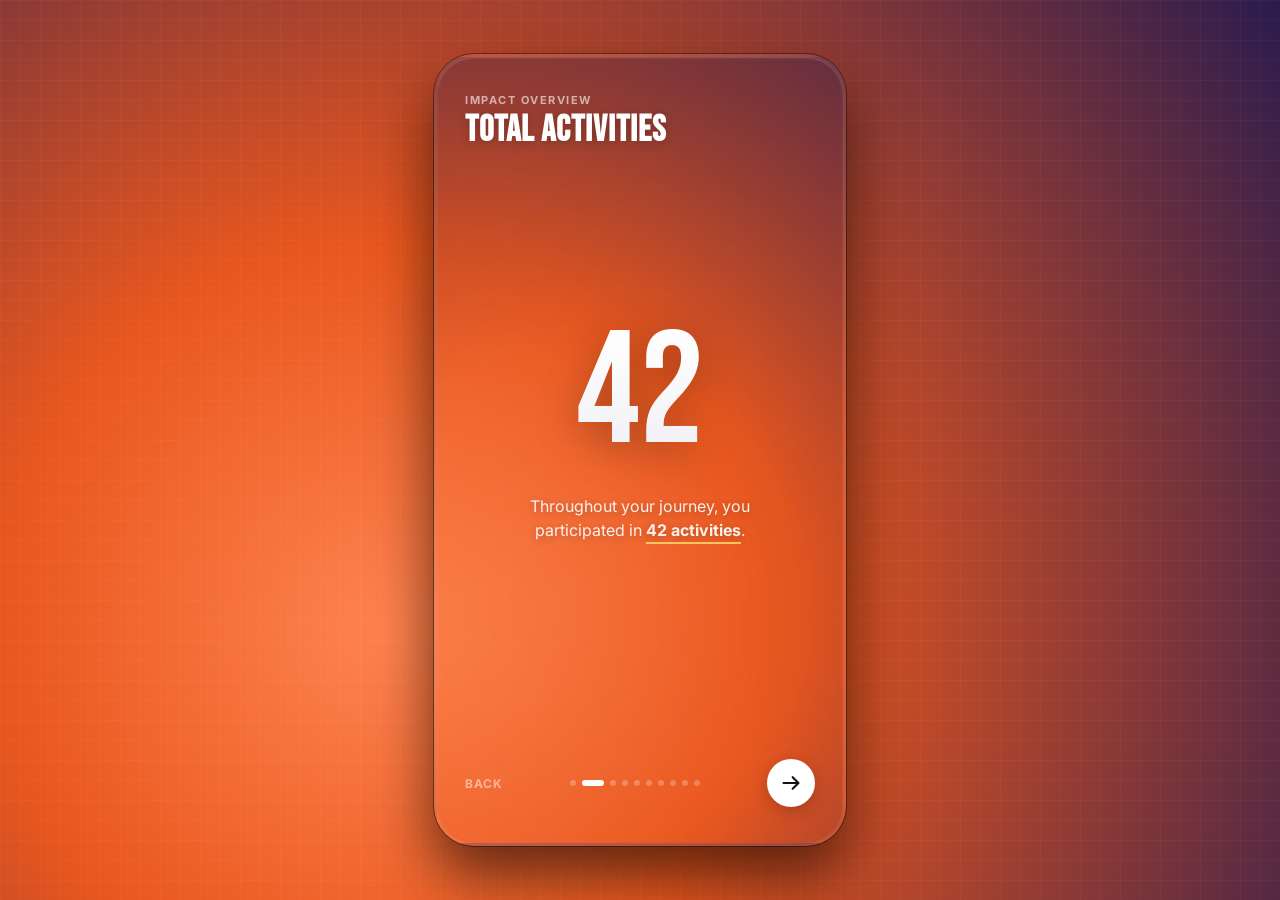
<file: view/totalActivityPage.html>
<!DOCTYPE html>
<html lang="en">
<head>
    <meta charset="UTF-8">
    <meta name="viewport" content="width=device-width, initial-scale=1.0">
    <title>Total Activities - Student Development Snapshot</title>
    <link rel="preconnect" href="https://fonts.googleapis.com">
    <link rel="preconnect" href="https://fonts.gstatic.com" crossorigin>
    <link href="https://fonts.googleapis.com/css2?family=Bebas+Neue&family=Inter:wght@400;500;600;700&display=swap" rel="stylesheet">
    
    <link rel="stylesheet" href="../css/totalActivityPage-style.css">
</head>
<body>

    <div class="mobile-container">
        
        <header class="page-header">
            <p class="subtitle">IMPACT OVERVIEW</p>
            <h1 class="main-title">TOTAL ACTIVITIES</h1>
        </header>

        <main class="counter-section">
            <div class="big-number">42</div>
            <p class="description-text">
                Throughout your journey, you participated in <span class="highlight-text">42 activities</span>.
            </p>
        </main>

        <footer class="navigation-footer">
            <a href="startPage.html" class="btn-back">BACK</a>
            
            <div class="pagination-dots">
                <span class="dot"></span>
                <span class="dot active"></span> <span class="dot"></span>
                <span class="dot"></span>
                <span class="dot"></span>
                <span class="dot"></span>
                <span class="dot"></span>
                <span class="dot"></span>
                <span class="dot"></span>
                <span class="dot"></span>
            </div>

            <a href="../view/highlightsPage.html" class="btn-next" aria-label="Next Page">
                <svg xmlns="http://www.w3.org/2000/svg" fill="none" viewBox="0 0 24 24" stroke="currentColor" class="arrow-icon">
                    <path stroke-linecap="round" stroke-linejoin="round" stroke-width="2.5" d="M14 5l7 7m0 0l-7 7m7-7H3" />
                </svg>
            </a>
        </footer>
        
    </div>

</body>
</html>
</file>
<file: css/index-style.css>
/* ==========================================================================
   1. RESET & BASE STYLES (BACKGROUND UPDATE)
   ========================================================================== */
* {
    margin: 0;
    padding: 0;
    box-sizing: border-box;
}

body {
    font-family: 'Inter', sans-serif;
    /* UPDATE: Mengganti background hitam kaku dengan gradasi oranye CEdX UC yang dinamis */
    background: radial-gradient(circle at 30% 70%, #ff834f 0%, #e9571e 35%, #2a1b4e 100%);
    min-height: 100vh;
    display: flex;
    justify-content: center;
    align-items: center;
    padding: 20px;
    overflow-x: hidden;
    position: relative;
}

/* Aksen Geometris Tambahan pada Background agar Lebih Bertekstur (Khas Tema UC) */
body::before {
    content: "";
    position: absolute;
    top: 0;
    left: 0;
    width: 100%;
    height: 100%;
    background-image: linear-gradient(rgba(255, 255, 255, 0.05) 1px, transparent 1px),
                      linear-gradient(90deg, rgba(255, 255, 255, 0.05) 1px, transparent 1px);
    background-size: 20px 20px;
    pointer-events: none;
}

/* Container pembungkus simulasi layar HP */
.mobile-container {
    width: 100%;
    max-width: 410px;
    display: flex;
    flex-direction: column;
    gap: 24px;
    position: relative;
    z-index: 1;
}

/* ==========================================================================
   2. TICKET STRUCTURE
   ========================================================================== */
.ticket-card {
    width: 100%;
    border-radius: 32px;
    overflow: hidden;
    box-shadow: 0 25px 50px rgba(117, 31, 0, 0.5); /* Shadow disesuaikan dengan ambience warna oranye */
}

/* --- BAGIAN ATAS: HEADER & ANIMASI ROTASI CEdX UC --- */
.ticket-header {
    position: relative;
    height: 200px;
    background-color: #1a0b05;
    overflow: hidden;
    display: flex;
    justify-content: center;
    align-items: center;
}

/* UPDATE: Mengubah warna persegi panjang berputar ke tema CEdX UC (Oranye, Ungu Sign-In, & Deep Navy) */
.rotating-gradient {
    position: absolute;
    width: 190%;
    height: 190%;
    background: conic-gradient(
        from 0deg,
        #e9571e 0%,    /* Orange UC */
        #5d44f7 25%,   /* Purple Sign-In CEdX */
        #1e1135 50%,   /* Deep Tech Dark */
        #e9571e 75%,   /* Orange UC */
        #5d44f7 100%   /* Purple Sign-In CEdX */
    );
    animation: rotateBg 10s linear infinite;
    z-index: 1;
}

@keyframes rotateBg {
    0% {
        transform: rotate(0deg);
    }
    100% {
        transform: rotate(360deg);
    }
}

/* Lapisan Konten di Atas Animasi */
.header-content {
    position: relative;
    z-index: 2;
    text-align: center;
    color: #ffffff;
    width: 100%;
    padding: 0 20px;
}

.journey-text {
    font-size: 14px;
    font-weight: 700;
    letter-spacing: 5px;
    opacity: 0.95;
    margin-bottom: 8px;
    text-shadow: 0 2px 4px rgba(0, 0, 0, 0.4);
}

.main-title {
    font-family: 'Bebas Neue', sans-serif;
    font-size: 38px;
    line-height: 0.95;
    letter-spacing: 1px;
    display: flex;
    flex-direction: column;
    background: linear-gradient(180deg, #ffffff 0%, #ffeae0 100%);
    -webkit-background-clip: text;
    -webkit-text-fill-color: transparent;
    filter: drop-shadow(0 2px 6px rgba(0, 0, 0, 0.5));
}

/* --- BAGIAN TENGAH: GARIS SOBEKAN TIKET (PERFORATED) --- */
.ticket-divider {
    position: relative;
    height: 20px;
    background-color: #ffffff;
    display: flex;
    align-items: center;
    overflow: hidden;
}

/* Lubang Setengah Lingkaran disesuaikan dengan warna background baru */
.notch {
    position: absolute;
    width: 20px;
    height: 20px;
    background-color: #e9571e; /* Ikut warna dominan background luar agar menyatu */
    border-radius: 50%;
    z-index: 3;
}
.notch-left { left: -10px; }
.notch-right { right: -10px; }

/* Garis Putus-putus Sobekan Tiket */
.dashed-line {
    width: 100%;
    height: 2px;
    border-top: 2px dashed #e1e8ed;
    margin: 0 15px;
}

/* --- BAGIAN BAWAH: ISI TIKET --- */
.ticket-body {
    background-color: #ffffff;
    padding: 0 28px 28px 28px;
    text-align: center;
}

/* Avatar Profil */
.avatar-container {
    display: flex;
    justify-content: center;
    margin-bottom: 16px;
}

.avatar-circle {
    width: 76px;
    height: 76px;
    background-color: #eef2f5;
    border-radius: 50%;
    border: 3px solid #1a0b05;
    display: flex;
    justify-content: center;
    align-items: center;
    box-shadow: 0 4px 10px rgba(0, 0, 0, 0.1);
}

/* Pengaturan Teks Info */
.label-text {
    font-size: 11px;
    color: #8a94a6;
    font-weight: 700;
    letter-spacing: 1px;
    margin-bottom: 4px;
}

.student-name {
    font-size: 24px;
    color: #1a0b05;
    font-weight: 800;
    letter-spacing: -0.5px;
    margin-bottom: 16px;
}

.horizontal-line {
    width: 100%;
    height: 2px;
    background-color: #1a0b05;
    margin-bottom: 16px;
}

/* Layout Grid Kolom NIM & Status */
.info-grid {
    display: flex;
    justify-content: space-between;
    align-items: center;
    text-align: left;
    margin-bottom: 16px;
}

.info-item-right {
    text-align: right;
}

.value-text {
    font-size: 18px;
    color: #1a0b05;
}

.bold-text {
    font-weight: 800;
}

/* Badge Status (Semester) */
.status-badge {
    display: inline-block;
    background-color: #5d44f7; /* Menggunakan aksen ungu CEdX agar senada dengan header kartu */
    color: #ffffff;
    font-size: 12px;
    font-weight: 700;
    padding: 5px 14px;
    border-radius: 20px;
    margin-top: 2px;
}

.thin-line {
    background-color: #f0f0f2;
    margin-bottom: 18px;
}

/* --- BARCODE SECTION --- */
.barcode-container {
    display: flex;
    flex-direction: column;
    align-items: center;
    gap: 8px;
}

/* Tiruan Barcode */
.fake-barcode {
    width: 170px;
    height: 42px;
    background: repeating-linear-gradient(
        90deg,
        #1a0b05 0px, #1a0b05 2px,
        #fff 2px, #fff 4px,
        #1a0b05 4px, #1a0b05 5px,
        #fff 5px, #fff 8px,
        #1a0b05 8px, #1a0b05 9px,
        #fff 9px, #fff 10px,
        #1a0b05 10px, #1a0b05 13px,
        #fff 13px, #fff 14px
    );
    opacity: 0.85;
}

.barcode-footer {
    font-size: 10px;
    color: #a0aab8;
    font-weight: 600;
    letter-spacing: 3px;
    text-transform: uppercase;
}

/* ==========================================================================
   3. BUTTON ACTION (WHITE CONTRAST VERSION)
   ========================================================================== */
.btn-snapshot {
    width: 100%;
    height: 58px;
    /* UPDATE: Tombol diubah menjadi putih kontras karena background utama aplikasi sekarang sudah oranye tebal */
    background-color: #ffffff; 
    color: #e9571e; /* Teks berwarna oranye UC */
    border: none;
    border-radius: 50px;
    font-family: 'Bebas Neue', sans-serif;
    font-size: 22px;
    letter-spacing: 1px;
    display: flex;
    justify-content: center;
    align-items: center;
    gap: 10px;
    cursor: pointer;
    text-decoration: none;
    box-shadow: 0 10px 25px rgba(0, 0, 0, 0.2);
    transition: all 0.3s ease;
}

.btn-snapshot:hover {
    background-color: #ffeae0; /* Berubah menjadi peach soft saat di-hover */
    transform: translateY(-2px);
    box-shadow: 0 12px 30px rgba(0, 0, 0, 0.3);
}

.btn-snapshot:active {
    transform: translateY(1px);
}

.arrow-icon {
    width: 20px;
    height: 20px;
    transition: transform 0.3s ease;
}

.btn-snapshot:hover .arrow-icon {
    transform: translateX(4px);
}
</file>
<file: css/archetypePage-style.css>
/* ==========================================================================
   1. RESET & BASE STYLES (CEdX UC THEME CONSISTENCY)
   ========================================================================== */
* {
    margin: 0;
    padding: 0;
    box-sizing: border-box;
}

body {
    font-family: 'Inter', sans-serif;
    background: radial-gradient(circle at 30% 70%, #ff834f 0%, #e9571e 35%, #2a1b4e 100%);
    min-height: 100vh;
    display: flex;
    justify-content: center;
    align-items: center;
    padding: 24px;
    overflow: hidden;
    position: relative;
}

/* Pola Grid Digital Latar Belakang Luar */
body::before {
    content: "";
    position: absolute;
    top: 0;
    left: 0;
    width: 100%;
    height: 100%;
    background-image: linear-gradient(rgba(255, 255, 255, 0.03) 1px, transparent 1px),
                      linear-gradient(90deg, rgba(255, 255, 255, 0.03) 1px, transparent 1px);
    background-size: 20px 20px;
    pointer-events: none;
}

/* Bingkai Smartphone Flagship Tiruan */
.mobile-container {
    width: 100%;
    max-width: 412px;
    height: 88vh;
    max-height: 840px;
    display: flex;
    flex-direction: column;
    justify-content: space-between;
    position: relative;
    z-index: 1;
    padding: 36px 24px;
    background: radial-gradient(circle at 50% 50%, rgba(255, 131, 79, 0.1) 0%, rgba(233, 87, 30, 0.05) 50%, rgba(42, 27, 78, 0.3) 100%);
    border-radius: 40px;
    backdrop-filter: blur(25px);
    -webkit-backdrop-filter: blur(25px);
    border: 3px solid rgba(255, 255, 255, 0.08);
    outline: 1px solid rgba(0, 0, 0, 0.3);
    box-shadow: 
        0 30px 60px rgba(0, 0, 0, 0.6),
        inset 0 1px 2px rgba(255, 255, 255, 0.2),
        0 0 40px rgba(233, 87, 30, 0.15); 
}

/* ==========================================================================
   2. ARCHETYPE CARD WRAPPER
   ========================================================================== */
.archetype-container {
    display: flex;
    align-items: center;
    justify-content: center;
    flex-grow: 1;
    width: 100%;
    padding: 10px 0;
}

/* Kartu Utama: Menggunakan Warna Gradasi Oranye Semarak Khas Universitas Ciputra */
.archetype-card {
    width: 100%;
    background: linear-gradient(135deg, #ff512f 0%, #dd2476 100%);
    border-radius: 28px;
    padding: 32px 24px;
    text-align: center;
    position: relative;
    box-shadow: 0 20px 40px rgba(221, 36, 118, 0.25);
    display: flex;
    flex-direction: column;
    align-items: center;
    justify-content: space-between;
    height: 90%;
    min-height: 480px;
    transition: transform 0.4s cubic-bezier(0.175, 0.885, 0.32, 1.275), box-shadow 0.4s ease;
}

/* Efek Interaktif Mengembang Saat Kartu Disorot */
.archetype-card:hover {
    transform: scale(1.03) translateY(-4px);
    box-shadow: 0 30px 50px rgba(221, 36, 118, 0.4), 0 0 30px rgba(255, 81, 47, 0.3);
}

/* --- TAG ATAS: ARCHETYPE UNLOCKED --- */
.unlocked-tag {
    background-color: rgba(255, 255, 255, 0.15);
    border: 1px solid rgba(255, 255, 255, 0.3);
    padding: 6px 16px;
    border-radius: 20px;
    font-size: 10px;
    font-weight: 800;
    color: #ffffff;
    letter-spacing: 1.5px;
    display: inline-flex;
    align-items: center;
    gap: 6px;
}

.target-icon {
    font-size: 11px;
}

/* --- STIKER MIRING: RARE FIND --- */
.rare-badge {
    position: absolute;
    top: 55px;
    right: 35px;
    background-color: #fff677; /* Warna kuning stabilo kontras */
    color: #121118;
    font-size: 9px;
    font-weight: 900;
    padding: 4px 10px;
    border-radius: 6px;
    transform: rotate(12deg); /* Efek miring mading / scrapbook style */
    box-shadow: 2px 4px 10px rgba(0, 0, 0, 0.15);
    letter-spacing: 0.5px;
}

/* --- AREA STRUKTUR IKON --- */
.archetype-icon-wrapper {
    margin: 20px 0;
    color: #ffffff;
    opacity: 0.9;
}

.archetype-icon {
    width: 72px;
    height: 72px;
    filter: drop-shadow(0 4px 8px rgba(0, 0, 0, 0.15));
}

/* --- TYPOGRAPHY --- */
.intro-text {
    font-size: 12px;
    font-weight: 700;
    color: #ffffff;
    opacity: 0.8;
    letter-spacing: 2px;
    margin-bottom: 4px;
}

.archetype-title {
    font-family: 'Bebas Neue', sans-serif;
    font-size: 40px;
    color: #ffffff;
    line-height: 0.95;
    letter-spacing: 1px;
    margin-bottom: 24px;
    text-shadow: 0 4px 10px rgba(0, 0, 0, 0.15);
}

/* --- KOTAK QUOTE DI BAGIAN BAWAH KARTU --- */
.quote-box {
    background-color: rgba(0, 0, 0, 0.15);
    border-radius: 18px;
    padding: 20px 18px;
    position: relative;
    width: 100%;
}

.quote-mark {
    font-family: 'Bebas Neue', sans-serif;
    font-size: 36px;
    color: rgba(255, 255, 255, 0.3);
    position: absolute;
    top: 2px;
    left: 14px;
    line-height: 1;
}

.quote-text {
    font-size: 13px;
    color: #ffffff;
    line-height: 1.5;
    font-weight: 500;
    opacity: 0.95;
    padding: 0 6px;
}

/* ==========================================================================
   3. NAVIGATION & PAGINATION FOOTER
   ========================================================================== */
.navigation-footer {
    display: flex;
    justify-content: space-between;
    align-items: center;
    width: 100%;
    margin-top: 10px;
}

.btn-back {
    font-size: 12px;
    font-weight: 700;
    color: #ffffff;
    opacity: 0.5;
    text-decoration: none;
    letter-spacing: 1px;
    transition: all 0.3s ease;
}

.btn-back:hover {
    opacity: 1;
    transform: translateX(-2px);
}

.pagination-dots {
    display: flex;
    align-items: center;
    gap: 6px;
}

.dot {
    width: 6px;
    height: 6px;
    background-color: rgba(255, 255, 255, 0.25);
    border-radius: 50%;
    transition: all 0.3s ease;
}

.dot.active {
    width: 22px;
    height: 6px;
    background-color: #ffffff;
    border-radius: 4px;
}

.btn-next {
    width: 48px;
    height: 48px;
    background-color: #ffffff;
    border-radius: 50%;
    display: flex;
    justify-content: center;
    align-items: center;
    color: #121118;
    text-decoration: none;
    box-shadow: 0 4px 15px rgba(0, 0, 0, 0.2);
    transition: all 0.3s ease;
}

.btn-next:hover {
    transform: scale(1.1);
    background-color: #ffeae0;
    color: #e9571e;
}

.arrow-icon {
    width: 20px;
    height: 20px;
}

/* ==========================================================================
   4. RESPONSIVE BREAKPOINT
   ========================================================================== */
@media (max-width: 480px) {
    body {
        padding: 0;
        background: radial-gradient(circle at 30% 70%, #ff834f 0%, #e9571e 35%, #2a1b4e 100%);
    }
    .mobile-container {
        width: 100vw;
        height: 100vh;
        max-height: none;
        border-radius: 0;
        border: none;
        outline: none;
        box-shadow: none;
        padding: 40px 24px 30px 24px;
        background: transparent;
        backdrop-filter: none;
        -webkit-backdrop-filter: none;
    }
    .slide-arrow {
        /* Mencegah tombol panah keluar menembus batas layar asli HP */
        width: 36px;
        height: 36px;
    }
    .arrow-left { left: 8px; }
    .arrow-right { right: 8px; }
}
</file>
<file: css/developmentJournalPage-style.css>
/* ==========================================================================
   1. RESET & BASE STYLES (CEdX UC THEME CONSISTENCY)
   ========================================================================== */
* {
    margin: 0;
    padding: 0;
    box-sizing: border-box;
}

body {
    font-family: 'Inter', sans-serif;
    background: radial-gradient(circle at 30% 70%, #ff834f 0%, #e9571e 35%, #2a1b4e 100%);
    min-height: 100vh;
    display: flex;
    justify-content: center;
    align-items: center;
    padding: 24px;
    overflow: hidden;
    position: relative;
}

body::before {
    content: "";
    position: absolute;
    top: 0;
    left: 0;
    width: 100%;
    height: 100%;
    background-image: linear-gradient(rgba(255, 255, 255, 0.03) 1px, transparent 1px),
                      linear-gradient(90deg, rgba(255, 255, 255, 0.03) 1px, transparent 1px);
    background-size: 20px 20px;
    pointer-events: none;
}

.mobile-container {
    width: 100%;
    max-width: 412px;
    height: 88vh;
    max-height: 840px;
    display: flex;
    flex-direction: column;
    justify-content: space-between;
    position: relative;
    z-index: 1;
    padding: 36px 24px;
    background: radial-gradient(circle at 50% 50%, rgba(255, 131, 79, 0.1) 0%, rgba(233, 87, 30, 0.05) 50%, rgba(42, 27, 78, 0.3) 100%);
    border-radius: 40px;
    backdrop-filter: blur(25px);
    -webkit-backdrop-filter: blur(25px);
    border: 3px solid rgba(255, 255, 255, 0.08);
    box-shadow: 0 30px 60px rgba(0, 0, 0, 0.6), 0 0 40px rgba(233, 87, 30, 0.15); 
}

/* ==========================================================================
   2. HEADER SECTION
   ========================================================================== */
.page-header {
    text-align: left;
    color: #ffffff;
    margin-bottom: 10px;
}

.subtitle {
    font-size: 11px;
    font-weight: 700;
    letter-spacing: 1.5px;
    color: #ffffff;
    opacity: 0.6;
    margin-bottom: 4px;
    text-transform: uppercase;
}

.main-title {
    font-family: 'Bebas Neue', sans-serif;
    font-size: 36px;
    letter-spacing: 1px;
    line-height: 1.05;
}

/* ==========================================================================
   3. JOURNAL CONTAINER & SPIKE CARD
   ========================================================================== */
.journal-container {
    display: flex;
    align-items: center;
    justify-content: center;
    flex-grow: 1;
    width: 100%;
    padding: 20px 0;
}

/* Kartu Utama Berlatar Gelap Transparan Eksklusif */
.spike-card {
    width: 100%;
    background-color: rgba(23, 21, 32, 0.65);
    border: 1.5px solid rgba(255, 255, 255, 0.07);
    border-radius: 28px;
    padding: 40px 24px;
    text-align: center;
    box-shadow: 0 20px 50px rgba(0, 0, 0, 0.3);
    display: flex;
    flex-direction: column;
    align-items: center;
    justify-content: center;
    transition: transform 0.3s ease, box-shadow 0.3s ease;
}

.spike-card:hover {
    transform: translateY(-4px);
    border-color: rgba(60, 186, 146, 0.25);
    box-shadow: 0 25px 55px rgba(0, 0, 0, 0.4), 0 0 20px rgba(60, 186, 146, 0.1);
}

/* Teks Persentase Hijau Emerald Cerah Neon */
.growth-percentage {
    font-family: 'Inter', sans-serif;
    font-weight: 800;
    font-size: 84px;
    color: #3cba92;
    line-height: 1;
    letter-spacing: -2px;
    margin-bottom: 16px;
    text-shadow: 0 0 25px rgba(60, 186, 146, 0.3);
}

/* Label Deskripsi Tengah */
.growth-label {
    font-size: 11px;
    font-weight: 800;
    color: #3cba92;
    letter-spacing: 1.5px;
    margin-bottom: 32px;
    text-transform: uppercase;
}

/* --- KOTAK SUB-DETAIL ARCHETYPE BAWAH --- */
.competency-detail-box {
    background-color: rgba(255, 255, 255, 0.04);
    border: 1px solid rgba(255, 255, 255, 0.06);
    border-radius: 18px;
    padding: 24px 20px;
    width: 100%;
    display: flex;
    flex-direction: column;
    gap: 10px;
}

.category-header {
    display: flex;
    align-items: center;
    justify-content: center;
    gap: 6px;
    color: #ffffff;
    opacity: 0.4;
}

.lightning-icon {
    width: 12px;
    height: 12px;
    color: #ffd269; /* Warna kuning emas hangat untuk ikon petir */
}

.category-name {
    font-size: 10px;
    font-weight: 700;
    letter-spacing: 1px;
}

.archetype-highlight {
    font-family: 'Bebas Neue', sans-serif;
    font-size: 32px;
    color: #ffffff;
    letter-spacing: 1px;
    line-height: 1.05;
}

/* ==========================================================================
   4. NAVIGATION FOOTER
   ========================================================================== */
.navigation-footer {
    display: flex;
    justify-content: space-between;
    align-items: center;
    width: 100%;
}

.btn-back {
    font-size: 12px;
    font-weight: 700;
    color: #ffffff;
    opacity: 0.5;
    text-decoration: none;
    letter-spacing: 1px;
    transition: all 0.3s ease;
}

.btn-back:hover {
    opacity: 1;
    transform: translateX(-2px);
}

.pagination-dots {
    display: flex;
    align-items: center;
    gap: 6px;
}

.dot {
    width: 6px;
    height: 6px;
    background-color: rgba(255, 255, 255, 0.25);
    border-radius: 50%;
    transition: all 0.3s ease;
}

.dot.active {
    width: 22px;
    height: 6px;
    background-color: #ffffff;
    border-radius: 4px;
}

.btn-next {
    width: 48px;
    height: 48px;
    background-color: #ffffff;
    border-radius: 50%;
    display: flex;
    justify-content: center;
    align-items: center;
    color: #121118;
    text-decoration: none;
    box-shadow: 0 4px 15px rgba(0, 0, 0, 0.2);
    transition: all 0.3s ease;
}

.btn-next:hover {
    transform: scale(1.1);
    background-color: #ffeae0;
    color: #e9571e;
}

.arrow-icon {
    width: 20px;
    height: 20px;
}

/* ==========================================================================
   5. RESPONSIVE MOBILE MQ
   ========================================================================== */
@media (max-width: 480px) {
    body {
        padding: 0;
    }
    .mobile-container {
        width: 100vw;
        height: 100vh;
        max-height: none;
        border-radius: 0;
        border: none;
        padding: 40px 24px 30px 24px;
        background: radial-gradient(circle at 30% 70%, #ff834f 0%, #e9571e 35%, #2a1b4e 100%);
    }
}
</file>
<file: css/emergingStrengthPage-style.css>
/* ==========================================================================
   1. RESET & BASE STYLES (CEdX UC THEME CONSISTENCY)
   ========================================================================== */
* {
    margin: 0;
    padding: 0;
    box-sizing: border-box;
}

body {
    font-family: 'Inter', sans-serif;
    background: radial-gradient(circle at 30% 70%, #ff834f 0%, #e9571e 35%, #2a1b4e 100%);
    min-height: 100vh;
    display: flex;
    justify-content: center;
    align-items: center;
    padding: 24px;
    overflow: hidden;
    position: relative;
}

body::before {
    content: "";
    position: absolute;
    top: 0;
    left: 0;
    width: 100%;
    height: 100%;
    background-image: linear-gradient(rgba(255, 255, 255, 0.03) 1px, transparent 1px),
                      linear-gradient(90deg, rgba(255, 255, 255, 0.03) 1px, transparent 1px);
    background-size: 20px 20px;
    pointer-events: none;
}

.mobile-container {
    width: 100%;
    max-width: 412px;
    height: 88vh;
    max-height: 840px;
    display: flex;
    flex-direction: column;
    justify-content: space-between;
    position: relative;
    z-index: 1;
    padding: 36px 24px;
    background: radial-gradient(circle at 50% 50%, rgba(255, 131, 79, 0.1) 0%, rgba(233, 87, 30, 0.05) 50%, rgba(42, 27, 78, 0.3) 100%);
    border-radius: 40px;
    backdrop-filter: blur(25px);
    -webkit-backdrop-filter: blur(25px);
    border: 3px solid rgba(255, 255, 255, 0.08);
    box-shadow: 0 30px 60px rgba(0, 0, 0, 0.6), 0 0 40px rgba(233, 87, 30, 0.15); 
}

/* ==========================================================================
   2. HEADER SECTION
   ========================================================================== */
.page-header {
    text-align: left;
    color: #ffffff;
    margin-bottom: 16px;
}

.subtitle {
    font-size: 11px;
    font-weight: 700;
    letter-spacing: 1.5px;
    color: #ffffff;
    opacity: 0.6;
    margin-bottom: 4px;
    text-transform: uppercase;
}

.main-title {
    font-family: 'Bebas Neue', sans-serif;
    font-size: 36px;
    letter-spacing: 1px;
    line-height: 1;
    margin-bottom: 12px;
}

.header-quote {
    font-style: italic;
    font-size: 13px;
    color: #ffffff;
    opacity: 0.7;
    font-weight: 400;
}

/* ==========================================================================
   3. STRENGTH CARDS LIST
   ========================================================================== */
.strength-list {
    display: flex;
    flex-direction: column;
    gap: 12px;
    flex-grow: 1;
    margin-bottom: 16px;
}

/* Container Utama Per Baris Kartu */
.strength-card-wrapper {
    display: flex;
    justify-content: space-between;
    align-items: center;
    background-color: rgba(255, 255, 255, 0.06);
    border: 1px solid rgba(255, 255, 255, 0.08);
    border-radius: 18px;
    padding: 14px 16px;
    transition: all 0.25s cubic-bezier(0.4, 0, 0.2, 1);
}

/* Efek Hover Glassmorphism Interaktif */
.strength-card-wrapper:hover {
    background-color: rgba(255, 255, 255, 0.12);
    border-color: rgba(255, 255, 255, 0.2);
    transform: translateY(-2px);
    box-shadow: 0 10px 20px rgba(0, 0, 0, 0.15);
}

.card-left {
    display: flex;
    align-items: center;
    gap: 14px;
}

/* --- LINGKARAN IKON KIRI --- */
.icon-circle {
    width: 44px;
    height: 44px;
    border-radius: 50%;
    display: flex;
    justify-content: center;
    align-items: center;
    background-color: rgba(255, 255, 255, 0.05);
    border: 1.5px solid rgba(255, 255, 255, 0.1);
    flex-shrink: 0;
}

.icon-circle svg {
    width: 20px;
    height: 20px;
}

/* Skema Pewarnaan Garis Lingkaran & Ikon */
.icon-yellow { color: #ffd269; border-color: rgba(255, 210, 105, 0.3); }
.icon-blue   { color: #00c6ff; border-color: rgba(0, 198, 255, 0.3); }
.icon-purple { color: #b72183; border-color: rgba(183, 33, 131, 0.3); }
.icon-pink   { color: #ff416c; border-color: rgba(255, 65, 108, 0.3); }
.icon-green  { color: #3cba92; border-color: rgba(60, 186, 146, 0.3); }

/* --- DETAIL INFORMASI TEKS --- */
.skill-details {
    display: flex;
    flex-direction: column;
    gap: 4px;
}

.skill-title {
    font-family: 'Bebas Neue', sans-serif;
    font-size: 18px;
    color: #ffffff;
    letter-spacing: 0.5px;
    line-height: 1.1;
}

.skill-tag {
    font-size: 9px;
    font-weight: 800;
    letter-spacing: 1px;
}

/* Pewarnaan Teks Label */
.text-yellow { color: #ffd269; }
.text-blue   { color: #00c6ff; }
.text-purple { color: #e100ff; }
.text-pink   { color: #ff416c; }
.text-green  { color: #3cba92; }

/* --- KOTAK NILAI (SCORE BOX) KANAN --- */
.score-box {
    font-family: 'Bebas Neue', sans-serif;
    font-size: 22px;
    color: #ffffff;
    background-color: rgba(0, 0, 0, 0.2);
    border: 1px solid rgba(255, 255, 255, 0.1);
    border-radius: 10px;
    width: 38px;
    height: 38px;
    display: flex;
    justify-content: center;
    align-items: center;
}

/* ==========================================================================
   4. NAVIGATION FOOTER
   ========================================================================== */
.navigation-footer {
    display: flex;
    justify-content: space-between;
    align-items: center;
    width: 100%;
}

.btn-back {
    font-size: 12px;
    font-weight: 700;
    color: #ffffff;
    opacity: 0.5;
    text-decoration: none;
    letter-spacing: 1px;
    transition: all 0.3s ease;
}

.btn-back:hover {
    opacity: 1;
    transform: translateX(-2px);
}

.pagination-dots {
    display: flex;
    align-items: center;
    gap: 6px;
}

.dot {
    width: 6px;
    height: 6px;
    background-color: rgba(255, 255, 255, 0.25);
    border-radius: 50%;
    transition: all 0.3s ease;
}

.dot.active {
    width: 22px;
    height: 6px;
    background-color: #ffffff;
    border-radius: 4px;
}

.btn-next {
    width: 48px;
    height: 48px;
    background-color: #ffffff;
    border-radius: 50%;
    display: flex;
    justify-content: center;
    align-items: center;
    color: #121118;
    text-decoration: none;
    box-shadow: 0 4px 15px rgba(0, 0, 0, 0.2);
    transition: all 0.3s ease;
}

.btn-next:hover {
    transform: scale(1.1);
    background-color: #ffeae0;
    color: #e9571e;
}

.arrow-icon {
    width: 20px;
    height: 20px;
}

/* ==========================================================================
   5. RESPONSIVE MOBILE MQ
   ========================================================================== */
@media (max-width: 480px) {
    body {
        padding: 0;
    }
    .mobile-container {
        width: 100vw;
        height: 100vh;
        max-height: none;
        border-radius: 0;
        border: none;
        padding: 40px 20px 30px 20px;
        background: radial-gradient(circle at 30% 70%, #ff834f 0%, #e9571e 35%, #2a1b4e 100%);
    }
}
</file>
<file: css/finalCheckpointPage-style.css>
/* ==========================================================================
   1. RESET & BASE STYLES (CEdX UC THEME CONSISTENCY)
   ========================================================================== */
* {
    margin: 0;
    padding: 0;
    box-sizing: border-box;
}

body {
    font-family: 'Inter', sans-serif;
    /* Tetap sinkron dengan gradasi radial tema besar CEdX UC */
    background: radial-gradient(circle at 30% 70%, #ff834f 0%, #e9571e 35%, #2a1b4e 100%);
    min-height: 100vh;
    display: flex;
    justify-content: center;
    align-items: center;
    padding: 24px;
    overflow: hidden;
    position: relative;
}

/* Pola Grid Digital Halus Latar Belakang */
body::before {
    content: "";
    position: absolute;
    top: 0;
    left: 0;
    width: 100%;
    height: 100%;
    background-image: linear-gradient(rgba(255, 255, 255, 0.03) 1px, transparent 1px),
                      linear-gradient(90deg, rgba(255, 255, 255, 0.03) 1px, transparent 1px);
    background-size: 20px 20px;
    pointer-events: none;
}

.mobile-container {
    width: 100%;
    max-width: 412px;
    height: 88vh;
    max-height: 840px;
    display: flex;
    flex-direction: column;
    justify-content: space-between;
    position: relative;
    z-index: 1;
    padding: 36px 24px;
    background: radial-gradient(circle at 50% 50%, rgba(255, 131, 79, 0.05) 0%, rgba(233, 87, 30, 0.02) 60%, rgba(42, 27, 78, 0.3) 100%);
    border-radius: 40px;
    backdrop-filter: blur(30px);
    -webkit-backdrop-filter: blur(30px);
    border: 3px solid rgba(255, 255, 255, 0.08);
    box-shadow: 0 30px 60px rgba(0, 0, 0, 0.6), 0 0 40px rgba(233, 87, 30, 0.1); 
}

/* ==========================================================================
   2. HEADER SECTION
   ========================================================================== */
.page-header {
    text-align: left;
    color: #ffffff;
    margin-bottom: 24px;
}

.subtitle {
    font-size: 11px;
    font-weight: 700;
    letter-spacing: 1.5px;
    color: rgba(255, 255, 255, 0.5);
    margin-bottom: 4px;
    text-transform: uppercase;
}

.main-title {
    font-family: 'Bebas Neue', sans-serif;
    font-size: 36px;
    letter-spacing: 1px;
}

/* ==========================================================================
   3. CHECKPOINT CONTENT (QUESTION & INPUT AREA)
   ========================================================================== */
.checkpoint-container {
    display: flex;
    flex-direction: column;
    align-items: flex-start;
    justify-content: flex-start;
    flex-grow: 1;
    width: 100%;
    text-align: left;
}

/* Ikon Bulat Pensil Cyan-Turquoise */
.pencil-icon-wrapper {
    width: 42px;
    height: 42px;
    border-radius: 50%;
    background-color: rgba(74, 186, 196, 0.12);
    border: 1px solid rgba(74, 186, 196, 0.25);
    display: flex;
    justify-content: center;
    align-items: center;
    color: #4abab4;
    margin-bottom: 24px;
    box-shadow: 0 0 15px rgba(74, 186, 196, 0.15);
}

.pencil-icon {
    width: 18px;
    height: 18px;
}

/* Teks Pertanyaan Refleksi */
.question-text {
    font-size: 24px;
    font-weight: 700;
    color: #ffffff;
    line-height: 1.35;
    letter-spacing: -0.3px;
    margin-bottom: 24px;
}

/* Wadah Penampung Input dan Tombol */
.textarea-container {
    width: 100%;
    background-color: rgba(26, 25, 31, 0.85);
    border: 1px solid rgba(255, 255, 255, 0.06);
    border-radius: 20px;
    padding: 18px;
    display: flex;
    flex-direction: column;
    position: relative;
    box-shadow: inset 0 2px 4px rgba(0, 0, 0, 0.2);
}

.reflection-input {
    width: 100%;
    background: transparent;
    border: none;
    outline: none;
    font-family: 'Inter', sans-serif;
    font-size: 15px;
    color: #ffffff;
    line-height: 1.5;
    resize: none;
    margin-bottom: 40px; /* Jarak agar teks tidak tertutup oleh tombol Lock In */
}

.reflection-input::placeholder {
    color: rgba(255, 255, 255, 0.3);
}

/* Tombol Lock In Kanan Bawah */
.btn-lock-in {
    position: absolute;
    bottom: 16px;
    right: 16px;
    background-color: #ffffff;
    color: #121118;
    border: none;
    outline: none;
    font-family: 'Inter', sans-serif;
    font-weight: 800;
    font-size: 11px;
    letter-spacing: 0.5px;
    padding: 8px 18px;
    border-radius: 14px;
    cursor: pointer;
    box-shadow: 0 4px 12px rgba(0, 0, 0, 0.15);
    transition: all 0.2s ease;
}

.btn-lock-in:hover {
    transform: translateY(-1px);
    background-color: #f0f0f5;
    box-shadow: 0 6px 15px rgba(255, 255, 255, 0.1);
}

.btn-lock-in:active {
    transform: translateY(1px);
}

/* ==========================================================================
   4. NAVIGATION FOOTER
   ========================================================================== */
.navigation-footer {
    display: flex;
    justify-content: space-between;
    align-items: center;
    width: 100%;
    margin-top: 16px;
}

.btn-back {
    font-size: 12px;
    font-weight: 700;
    color: #ffffff;
    opacity: 0.5;
    text-decoration: none;
    letter-spacing: 1px;
    transition: all 0.3s ease;
}

.btn-back:hover {
    opacity: 1;
    transform: translateX(-2px);
}

.pagination-dots {
    display: flex;
    align-items: center;
    gap: 6px;
}

.dot {
    width: 6px;
    height: 6px;
    background-color: rgba(255, 255, 255, 0.25);
    border-radius: 50%;
    transition: all 0.3s ease;
}

.dot.active {
    width: 22px;
    height: 6px;
    background-color: #ffffff;
    border-radius: 4px;
}

.btn-next {
    width: 48px;
    height: 48px;
    background-color: #ffffff;
    border-radius: 50%;
    display: flex;
    justify-content: center;
    align-items: center;
    color: #121118;
    text-decoration: none;
    box-shadow: 0 4px 15px rgba(0, 0, 0, 0.2);
    transition: all 0.3s ease;
}

.btn-next:hover {
    transform: scale(1.1);
    background-color: #ffeae0;
    color: #e9571e;
}

.arrow-icon {
    width: 20px;
    height: 20px;
}

/* ==========================================================================
   5. RESPONSIVE MOBILE MQ
   ========================================================================== */
@media (max-width: 480px) {
    body {
        padding: 0;
    }
    .mobile-container {
        width: 100vw;
        height: 100vh;
        max-height: none;
        border-radius: 0;
        border: none;
        padding: 40px 24px 30px 24px;
        background: radial-gradient(circle at 30% 70%, #ff834f 0%, #e9571e 35%, #2a1b4e 100%);
    }
}
</file>
<file: css/growthAreaPage-style.css>
/* ==========================================================================
   1. RESET & BASE STYLES (CEdX UC THEME CONSISTENCY)
   ========================================================================== */
* {
    margin: 0;
    padding: 0;
    box-sizing: border-box;
}

body {
    font-family: 'Inter', sans-serif;
    background: radial-gradient(circle at 30% 70%, #ff834f 0%, #e9571e 35%, #2a1b4e 100%);
    min-height: 100vh;
    display: flex;
    justify-content: center;
    align-items: center;
    padding: 24px;
    overflow: hidden;
    position: relative;
}

/* Pola Grid Digital Halus Latar Belakang */
body::before {
    content: "";
    position: absolute;
    top: 0;
    left: 0;
    width: 100%;
    height: 100%;
    background-image: linear-gradient(rgba(255, 255, 255, 0.03) 1px, transparent 1px),
                      linear-gradient(90deg, rgba(255, 255, 255, 0.03) 1px, transparent 1px);
    background-size: 20px 20px;
    pointer-events: none;
}

/* Bingkai Smartphone Flagship Tiruan */
.mobile-container {
    width: 100%;
    max-width: 412px;
    height: 88vh;
    max-height: 840px;
    display: flex;
    flex-direction: column;
    justify-content: space-between;
    position: relative;
    z-index: 1;
    padding: 36px 28px;
    background: radial-gradient(circle at 50% 50%, rgba(255, 131, 79, 0.1) 0%, rgba(233, 87, 30, 0.05) 50%, rgba(42, 27, 78, 0.3) 100%);
    border-radius: 40px;
    backdrop-filter: blur(25px);
    -webkit-backdrop-filter: blur(25px);
    border: 3px solid rgba(255, 255, 255, 0.08);
    outline: 1px solid rgba(0, 0, 0, 0.3);
    box-shadow: 
        0 30px 60px rgba(0, 0, 0, 0.6),
        inset 0 1px 2px rgba(255, 255, 255, 0.2),
        0 0 40px rgba(233, 87, 30, 0.15); 
}

/* ==========================================================================
   2. HEADER SECTION
   ========================================================================== */
.page-header {
    text-align: left;
    color: #ffffff;
    margin-bottom: 10px;
}

.subtitle {
    font-size: 11px;
    font-weight: 700;
    letter-spacing: 1.5px;
    color: #ffffff;
    opacity: 0.6;
    margin-bottom: 6px;
    text-transform: uppercase;
}

.main-title {
    font-family: 'Bebas Neue', sans-serif;
    font-size: 36px;
    letter-spacing: 1px;
    line-height: 1;
}

/* ==========================================================================
   3. EQUALIZER PROGRESS BARS SECTION
   ========================================================================== */
.equalizer-section {
    display: flex;
    flex-direction: column;
    gap: 32px; /* Jarak renggang antar parameter skill */
    flex-grow: 1;
    justify-content: center; /* Memposisikan list bar tepat di area tengah */
    margin-top: -30px;
}

.skill-group {
    display: flex;
    flex-direction: column;
    gap: 12px;
}

/* Penataan Teks Informasi Judul Skill & Angka Persen */
.skill-info {
    display: flex;
    justify-content: space-between;
    align-items: flex-end;
    color: #ffffff;
}

.skill-name {
    font-family: 'Bebas Neue', sans-serif;
    font-size: 18px;
    letter-spacing: 0.8px;
    display: flex;
    align-items: center;
    gap: 8px;
}

.skill-num {
    opacity: 0.4; /* Angka urutan (01, 02, dst) dibuat redup sesuai mockup */
    font-size: 16px;
}

.skill-percentage {
    font-family: 'Bebas Neue', sans-serif;
    font-size: 24px;
    letter-spacing: 0.5px;
}

/* Lintasan Background Bar (Gelap Transparan) */
.progress-track {
    width: 100%;
    height: 16px; /* Ketebalan kapsul bar */
    background-color: rgba(255, 255, 255, 0.08);
    border-radius: 20px;
    overflow: hidden;
    position: relative;
}

/* Pengaturan Dasar Pengisi Bar Neon + Animasi Mengisi Otomatis */
.progress-bar {
    height: 100%;
    border-radius: 20px;
    width: 0%; /* Dimulai dari nol untuk memicu efek animasi */
    animation: loadBar 1.2s cubic-bezier(0.4, 0, 0.2, 1) forwards;
    animation-delay: 0.2s; /* Jeda sedikit setelah halaman termuat */
}

/* --- PEWARNAAN NEON GRADASI SESUAI MOCKUP --- */
.bar-interpersonal {
    background: linear-gradient(90deg, #ff416c, #ff4b2b);
    box-shadow: 0 0 12px rgba(255, 75, 43, 0.4);
}

.bar-intellectual {
    background: linear-gradient(90deg, #7f00ff, #e100ff);
    box-shadow: 0 0 12px rgba(225, 0, 255, 0.4);
}

.bar-leadership {
    background: linear-gradient(90deg, #00c6ff, #0072ff);
    box-shadow: 0 0 12px rgba(0, 114, 255, 0.4);
}

.bar-global {
    background: linear-gradient(90deg, #0ba360, #3cba92);
    box-shadow: 0 0 12px rgba(60, 186, 146, 0.4);
}

/* Interaktivitas: Sedikit bersinar lebih terang jika bar disorot mouse */
.skill-group:hover .progress-bar {
    filter: brightness(1.15);
    transform: scaleY(1.05);
    transition: all 0.2s ease;
}

/* ==========================================================================
   4. NAVIGATION & PAGINATION FOOTER
   ========================================================================== */
.navigation-footer {
    display: flex;
    justify-content: space-between;
    align-items: center;
    width: 100%;
}

.btn-back {
    font-size: 12px;
    font-weight: 700;
    color: #ffffff;
    opacity: 0.5;
    text-decoration: none;
    letter-spacing: 1px;
    transition: all 0.3s ease;
}

.btn-back:hover {
    opacity: 1;
    transform: translateX(-2px);
}

.pagination-dots {
    display: flex;
    align-items: center;
    gap: 6px;
}

.dot {
    width: 6px;
    height: 6px;
    background-color: rgba(255, 255, 255, 0.25);
    border-radius: 50%;
    transition: all 0.3s ease;
}

.dot.active {
    width: 22px;
    height: 6px;
    background-color: #ffffff;
    border-radius: 4px;
}

.btn-next {
    width: 48px;
    height: 48px;
    background-color: #ffffff;
    border-radius: 50%;
    display: flex;
    justify-content: center;
    align-items: center;
    color: #121118;
    text-decoration: none;
    box-shadow: 0 4px 15px rgba(0, 0, 0, 0.2);
    transition: all 0.3s ease;
}

.btn-next:hover {
    transform: scale(1.1);
    background-color: #ffeae0;
    color: #e9571e;
}

.arrow-icon {
    width: 20px;
    height: 20px;
}

/* ==========================================================================
   5. KEYFRAME ANIMATIONS & RESPONSIVE BREAKPOINT
   ========================================================================== */
@keyframes loadBar {
    to {
        width: var(--target-width); /* Mengisi otomatis hingga variabel CSS target tercapai */
    }
}

@media (max-width: 480px) {
    body {
        padding: 0;
        background: radial-gradient(circle at 30% 70%, #ff834f 0%, #e9571e 35%, #2a1b4e 100%);
    }
    .mobile-container {
        width: 100vw;
        height: 100vh;
        max-height: none;
        border-radius: 0;
        border: none;
        outline: none;
        box-shadow: none;
        padding: 40px 24px 30px 24px;
        background: transparent;
        backdrop-filter: none;
        -webkit-backdrop-filter: none;
    }
}
</file>
<file: css/headOfProgramPage-style.css>
/* ==========================================================================
   1. RESET & BASE STYLES (CEdX UC THEME CONSISTENCY)
   ========================================================================== */
* {
    margin: 0;
    padding: 0;
    box-sizing: border-box;
}

body {
    font-family: 'Inter', sans-serif;
    background: radial-gradient(circle at 30% 70%, #ff834f 0%, #e9571e 35%, #2a1b4e 100%);
    min-height: 100vh;
    display: flex;
    justify-content: center;
    align-items: center;
    padding: 24px;
    overflow: hidden;
    position: relative;
}

/* Pola Grid Digital Halus Latar Belakang */
body::before {
    content: "";
    position: absolute;
    top: 0;
    left: 0;
    width: 100%;
    height: 100%;
    background-image: linear-gradient(rgba(255, 255, 255, 0.03) 1px, transparent 1px),
                      linear-gradient(90deg, rgba(255, 255, 255, 0.03) 1px, transparent 1px);
    background-size: 20px 20px;
    pointer-events: none;
}

.mobile-container {
    width: 100%;
    max-width: 412px;
    height: 88vh;
    max-height: 840px;
    display: flex;
    flex-direction: column;
    justify-content: space-between;
    position: relative;
    z-index: 1;
    padding: 36px 24px;
    background: radial-gradient(circle at 50% 50%, rgba(255, 131, 79, 0.08) 0%, rgba(233, 87, 30, 0.03) 60%, rgba(42, 27, 78, 0.3) 100%);
    border-radius: 40px;
    backdrop-filter: blur(30px);
    -webkit-backdrop-filter: blur(30px);
    border: 3px solid rgba(255, 255, 255, 0.08);
    box-shadow: 0 30px 60px rgba(0, 0, 0, 0.6), 0 0 40px rgba(233, 87, 30, 0.1); 
}

/* ==========================================================================
   2. HEADER SECTION
   ========================================================================== */
.page-header {
    text-align: left;
    color: #ffffff;
    margin-bottom: 6px;
}

.subtitle {
    font-size: 11px;
    font-weight: 700;
    letter-spacing: 1.5px;
    color: rgba(255, 255, 255, 0.5);
    margin-bottom: 4px;
    text-transform: uppercase;
}

.main-title {
    font-family: 'Bebas Neue', sans-serif;
    font-size: 36px;
    letter-spacing: 1px;
}

/* ==========================================================================
   3. WISDOM CARD & COMPONENTS
   ========================================================================== */
.wisdom-container {
    display: flex;
    align-items: center;
    justify-content: center;
    flex-grow: 1;
    width: 100%;
    padding: 10px 0;
}

.wisdom-card {
    width: 100%;
    background-color: rgba(22, 21, 26, 0.85);
    border: 1px solid rgba(255, 255, 255, 0.06);
    border-radius: 28px;
    padding: 24px;
    box-shadow: 0 24px 50px rgba(0, 0, 0, 0.4);
}

/* --- BAGIAN PROFIL DOSEN --- */
.profile-section {
    display: flex;
    align-items: center;
    gap: 14px;
    margin-bottom: 20px;
    text-align: left;
}

.avatar-wrapper {
    width: 44px;
    height: 44px;
    border-radius: 50%;
    background: linear-gradient(135deg, #4f6eff, #b451ff);
    display: flex;
    justify-content: center;
    align-items: center;
    color: #ffffff;
    box-shadow: 0 0 12px rgba(180, 81, 255, 0.4);
}

.avatar-icon {
    width: 22px;
    height: 22px;
}

.profile-info {
    display: flex;
    flex-direction: column;
}

.name-row {
    display: flex;
    align-items: center;
    gap: 6px;
}

.lecturer-name {
    font-size: 16px;
    font-weight: 700;
    color: #ffffff;
    letter-spacing: -0.2px;
}

.verified-badge {
    width: 15px;
    height: 15px;
    color: #4facfe; /* Warna lencana verifikasi biru cerah */
}

.lecturer-role {
    font-size: 10px;
    font-weight: 700;
    color: rgba(255, 255, 255, 0.4);
    letter-spacing: 0.8px;
    margin-top: 2px;
}

/* --- BOX SIMULASI VIDEO PLAYER --- */
.video-preview-box {
    width: 100%;
    aspect-ratio: 16 / 10;
    background-color: rgba(255, 255, 255, 0.04);
    border: 1px solid rgba(255, 255, 255, 0.05);
    border-radius: 18px;
    position: relative;
    display: flex;
    justify-content: center;
    align-items: center;
    margin-bottom: 24px;
    overflow: hidden;
}

/* Lapisan Overlay Pemutar */
.video-overlay {
    display: flex;
    flex-direction: column;
    align-items: center;
    gap: 12px;
}

.btn-play-video {
    width: 56px;
    height: 56px;
    border-radius: 50%;
    background-color: rgba(255, 255, 255, 0.12);
    border: 1px solid rgba(255, 255, 255, 0.15);
    color: #ffffff;
    display: flex;
    justify-content: center;
    align-items: center;
    cursor: pointer;
    backdrop-filter: blur(5px);
    -webkit-backdrop-filter: blur(5px);
    transition: all 0.3s ease;
}

.btn-play-video:hover {
    transform: scale(1.08);
    background-color: rgba(255, 255, 255, 0.2);
    box-shadow: 0 0 15px rgba(255, 255, 255, 0.2);
}

.play-icon {
    width: 24px;
    height: 24px;
    margin-left: 2px; /* Penyeimbang visual center segitiga play */
}

.play-label {
    font-size: 10px;
    font-weight: 700;
    color: rgba(255, 255, 255, 0.6);
    letter-spacing: 1.5px;
}

/* Label Audio Status */
.audio-status-tag {
    position: absolute;
    bottom: 12px;
    right: 12px;
    background-color: rgba(0, 0, 0, 0.6);
    border: 1px solid rgba(255, 255, 255, 0.08);
    padding: 6px 10px;
    border-radius: 8px;
    display: flex;
    align-items: center;
    gap: 5px;
    font-size: 10px;
    font-weight: 800;
    color: #ffffff;
    letter-spacing: 0.5px;
}

.volume-icon {
    width: 12px;
    height: 12px;
}

/* --- PANEL KUTIPAN TEKS (BLOCKQUOTE) --- */
.quote-section {
    text-align: left;
    position: relative;
    padding-top: 10px;
}

.quote-mark {
    width: 24px;
    height: 24px;
    color: rgba(255, 255, 255, 0.15);
    margin-bottom: 8px;
}

.wisdom-quote {
    font-size: 14px;
    font-style: italic;
    color: rgba(255, 255, 255, 0.9);
    line-height: 1.55;
    font-weight: 400;
    letter-spacing: 0.1px;
}

/* ==========================================================================
   4. NAVIGATION FOOTER
   ========================================================================== */
.navigation-footer {
    display: flex;
    justify-content: space-between;
    align-items: center;
    width: 100%;
}

.btn-back {
    font-size: 12px;
    font-weight: 700;
    color: #ffffff;
    opacity: 0.5;
    text-decoration: none;
    letter-spacing: 1px;
    transition: all 0.3s ease;
}

.btn-back:hover {
    opacity: 1;
    transform: translateX(-2px);
}

.pagination-dots {
    display: flex;
    align-items: center;
    gap: 6px;
}

.dot {
    width: 6px;
    height: 6px;
    background-color: rgba(255, 255, 255, 0.25);
    border-radius: 50%;
    transition: all 0.3s ease;
}

.dot.active {
    width: 22px;
    height: 6px;
    background-color: #ffffff;
    border-radius: 4px;
}

.btn-next {
    width: 48px;
    height: 48px;
    background-color: #ffffff;
    border-radius: 50%;
    display: flex;
    justify-content: center;
    align-items: center;
    color: #121118;
    text-decoration: none;
    box-shadow: 0 4px 15px rgba(0, 0, 0, 0.2);
    transition: all 0.3s ease;
}

.btn-next:hover {
    transform: scale(1.1);
    background-color: #ffeae0;
    color: #e9571e;
}

.arrow-icon {
    width: 20px;
    height: 20px;
}

/* ==========================================================================
   5. RESPONSIVE MOBILE MQ
   ========================================================================== */
@media (max-width: 480px) {
    body {
        padding: 0;
    }
    .mobile-container {
        width: 100vw;
        height: 100vh;
        max-height: none;
        border-radius: 0;
        border: none;
        padding: 40px 24px 30px 24px;
        background: radial-gradient(circle at 30% 70%, #ff834f 0%, #e9571e 35%, #2a1b4e 100%);
    }
}
</file>
<file: css/highlightsPage-style.css>
/* ==========================================================================
   1. RESET & BASE STYLES (CEdX UC THEME CONSISTENCY)
   ========================================================================== */
* {
    margin: 0;
    padding: 0;
    box-sizing: border-box;
}

body {
    font-family: 'Inter', sans-serif;
    /* Tetap sinkron dengan gradasi radial tema besar CEdX UC */
    background: radial-gradient(circle at 30% 70%, #ff834f 0%, #e9571e 35%, #2a1b4e 100%);
    min-height: 100vh;
    display: flex;
    justify-content: center;
    align-items: center;
    padding: 24px;
    overflow: hidden;
    position: relative;
}

/* Pola Grid Digital Halus Latar Belakang */
body::before {
    content: "";
    position: absolute;
    top: 0;
    left: 0;
    width: 100%;
    height: 100%;
    background-image: linear-gradient(rgba(255, 255, 255, 0.03) 1px, transparent 1px),
                      linear-gradient(90deg, rgba(255, 255, 255, 0.03) 1px, transparent 1px);
    background-size: 20px 20px;
    pointer-events: none;
}

/* Bingkai Smartphone Flagship Tiruan */
.mobile-container {
    width: 100%;
    max-width: 412px;
    height: 88vh;
    max-height: 840px;
    display: flex;
    flex-direction: column;
    justify-content: space-between;
    position: relative;
    z-index: 1;
    padding: 36px 24px; /* Padding samping disesuaikan agar list muat lega */
    background: radial-gradient(circle at 50% 50%, rgba(255, 131, 79, 0.1) 0%, rgba(233, 87, 30, 0.05) 50%, rgba(42, 27, 78, 0.3) 100%);
    border-radius: 40px;
    backdrop-filter: blur(25px);
    -webkit-backdrop-filter: blur(25px);
    border: 3px solid rgba(255, 255, 255, 0.08);
    outline: 1px solid rgba(0, 0, 0, 0.3);
    box-shadow: 
        0 30px 60px rgba(0, 0, 0, 0.6),
        inset 0 1px 2px rgba(255, 255, 255, 0.2),
        0 0 40px rgba(233, 87, 30, 0.15); 
}

/* ==========================================================================
   2. HEADER SECTION
   ========================================================================== */
.page-header {
    text-align: left;
    color: #ffffff;
    margin-bottom: 20px;
}

.subtitle {
    font-size: 11px;
    font-weight: 700;
    letter-spacing: 1.5px;
    color: #ffffff;
    opacity: 0.6;
    margin-bottom: 6px;
    text-transform: uppercase;
}

.main-title {
    font-family: 'Bebas Neue', sans-serif;
    font-size: 36px;
    letter-spacing: 1px;
    line-height: 1;
}

/* ==========================================================================
   3. HIGHLIGHTS LIST & CARDS (DENGAN HOVER EFFECT LINGKARAN)
   ========================================================================== */
.highlights-list {
    display: flex;
    flex-direction: column;
    gap: 12px;
    flex-grow: 1;
    overflow-y: auto; /* Mengantisipasi jika layar HP pendek, list bisa di-scroll rapi */
    padding-right: 4px;
}

/* Sembunyikan scrollbar bawaan agar estetika iOS/Android terjaga */
.highlights-list::-webkit-scrollbar {
    width: 0px;
}

/* Wrapper Utama Per Baris (Lingkaran + Kartu) */
.highlight-item {
    display: flex;
    align-items: center;
    gap: 14px;
    width: 100%;
    cursor: pointer;
}

/* --- ELEMEN LINGKARAN KUNING DI KIRI --- */
.status-indicator {
    width: 14px;
    height: 14px;
    border: 2px solid #ffd269; /* Lingkaran Kuning Emas tipis default */
    border-radius: 50%;
    flex-shrink: 0;
    background-color: transparent;
    box-shadow: 0 0 8px rgba(255, 210, 105, 0.2);
    transition: all 0.25s cubic-bezier(0.4, 0, 0.2, 1);
}

/* --- AKSI HOVER: Saat .highlight-item disentuh, lingkaran terisi full bolder --- */
.highlight-item:hover .status-indicator {
    background-color: #ffd269; /* Menjadi penuh warna kuning */
    box-shadow: 0 0 14px rgba(255, 210, 105, 0.8); /* Efek bersinar terang */
    transform: scale(1.1);
}

/* Desain Dasar Kartu Kegiatan */
.highlight-card {
    display: flex;
    justify-content: space-between;
    align-items: center;
    background-color: rgba(255, 255, 255, 0.06);
    border: 1px solid rgba(255, 255, 255, 0.08);
    border-radius: 16px;
    padding: 14px 16px;
    flex-grow: 1;
    transition: all 0.25s ease;
}

/* Efek angkat kartu sedikit saat di-hover */
.highlight-item:hover .highlight-card {
    background-color: rgba(255, 255, 255, 0.12);
    border-color: rgba(255, 255, 255, 0.2);
    transform: translateX(2px);
}

.card-content {
    display: flex;
    flex-direction: column;
    align-items: flex-start;
    gap: 8px;
    text-align: left;
}

.activity-title {
    font-size: 14px;
    color: #ffffff;
    font-weight: 700;
    line-height: 1.3;
    letter-spacing: -0.2px;
}

/* --- BADGES / LABELS VARIATIONS (CEdX STYLE COLOR) --- */
.badge {
    font-size: 9px;
    font-weight: 800;
    color: #ffffff;
    padding: 4px 10px;
    border-radius: 6px;
    letter-spacing: 0.8px;
    display: flex;
    align-items: center;
    gap: 4px;
}

.tag-icon {
    font-size: 8px;
    opacity: 0.8;
}

/* Pewarnaan Tag Kategori Berdasarkan Mockup */
.badge-workshop { background-color: #d82b6b; }
.badge-seminar  { background-color: #b72183; }
.badge-camp     { background-color: #aa1743; }
.badge-social   { background-color: #a12361; }
.badge-competition { background-color: #bd235b; }

/* --- KOTAK POIN (PTS BOX) DI SEBELAH KANAN --- */
.points-box {
    background-color: rgba(255, 255, 255, 0.07);
    border: 1px solid rgba(255, 255, 255, 0.05);
    border-radius: 12px;
    min-width: 50px;
    height: 52px;
    display: flex;
    flex-direction: column;
    justify-content: center;
    align-items: center;
    flex-shrink: 0;
}

.pts-number {
    font-family: 'Bebas Neue', sans-serif;
    font-size: 24px;
    color: #ffd269; /* Angka PTS Kuning Emas ikonik */
    line-height: 1;
}

.pts-label {
    font-size: 8px;
    font-weight: 700;
    color: #ffffff;
    opacity: 0.4;
    letter-spacing: 0.5px;
}

/* ==========================================================================
   4. NAVIGATION & PAGINATION FOOTER
   ========================================================================== */
.navigation-footer {
    display: flex;
    justify-content: space-between;
    align-items: center;
    width: 100%;
    margin-top: 20px;
}

.btn-back {
    font-size: 12px;
    font-weight: 700;
    color: #ffffff;
    opacity: 0.5;
    text-decoration: none;
    letter-spacing: 1px;
    transition: all 0.3s ease;
}

.btn-back:hover {
    opacity: 1;
    transform: translateX(-2px);
}

.pagination-dots {
    display: flex;
    align-items: center;
    gap: 6px;
}

.dot {
    width: 6px;
    height: 6px;
    background-color: rgba(255, 255, 255, 0.25);
    border-radius: 50%;
    transition: all 0.3s ease;
}

.dot.active {
    width: 22px;
    height: 6px;
    background-color: #ffffff;
    border-radius: 4px;
}

.btn-next {
    width: 48px;
    height: 48px;
    background-color: #ffffff;
    border-radius: 50%;
    display: flex;
    justify-content: center;
    align-items: center;
    color: #121118;
    text-decoration: none;
    box-shadow: 0 4px 15px rgba(0, 0, 0, 0.2);
    transition: all 0.3s ease;
}

.btn-next:hover {
    transform: scale(1.1);
    background-color: #ffeae0;
    color: #e9571e;
}

.arrow-icon {
    width: 20px;
    height: 20px;
}

/* ==========================================================================
   5. RESPONSIVE BREAKPOINT (SCREEN MELEBUR DI SMARTPHONE NYATA)
   ========================================================================== */
@media (max-width: 480px) {
    body {
        padding: 0;
        background: radial-gradient(circle at 30% 70%, #ff834f 0%, #e9571e 35%, #2a1b4e 100%);
    }
    .mobile-container {
        width: 100vw;
        height: 100vh;
        max-height: none;
        border-radius: 0;
        border: none;
        outline: none;
        box-shadow: none;
        padding: 40px 20px 30px 20px;
        background: transparent;
        backdrop-filter: none;
        -webkit-backdrop-filter: none;
    }
}
</file>
<file: css/roomForGrowthPage-style.css>
/* ==========================================================================
   1. RESET & BASE STYLES (CEdX UC THEME CONSISTENCY)
   ========================================================================== */
* {
    margin: 0;
    padding: 0;
    box-sizing: border-box;
}

body {
    font-family: 'Inter', sans-serif;
    background: radial-gradient(circle at 30% 70%, #ff834f 0%, #e9571e 35%, #2a1b4e 100%);
    min-height: 100vh;
    display: flex;
    justify-content: center;
    align-items: center;
    padding: 24px;
    overflow: hidden;
    position: relative;
}

/* Pola Grid Digital Halus Latar Belakang */
body::before {
    content: "";
    position: absolute;
    top: 0;
    left: 0;
    width: 100%;
    height: 100%;
    background-image: linear-gradient(rgba(255, 255, 255, 0.03) 1px, transparent 1px),
                      linear-gradient(90deg, rgba(255, 255, 255, 0.03) 1px, transparent 1px);
    background-size: 20px 20px;
    pointer-events: none;
}

.mobile-container {
    width: 100%;
    max-width: 412px;
    height: 88vh;
    max-height: 840px;
    display: flex;
    flex-direction: column;
    justify-content: space-between;
    position: relative;
    z-index: 1;
    padding: 36px 24px;
    background: radial-gradient(circle at 50% 50%, rgba(255, 131, 79, 0.1) 0%, rgba(233, 87, 30, 0.05) 50%, rgba(42, 27, 78, 0.3) 100%);
    border-radius: 40px;
    backdrop-filter: blur(25px);
    -webkit-backdrop-filter: blur(25px);
    border: 3px solid rgba(255, 255, 255, 0.08);
    box-shadow: 0 30px 60px rgba(0, 0, 0, 0.6), 0 0 40px rgba(233, 87, 30, 0.15); 
}

/* ==========================================================================
   2. HEADER WITH PULSE DIAGNOSTIC TAG
   ========================================================================== */
.page-header {
    text-align: left;
    color: #ffffff;
    margin-bottom: 8px;
}

.diagnostic-tag {
    font-size: 11px;
    font-weight: 700;
    letter-spacing: 1.5px;
    color: #ff6b6b; /* Warna pastel merah diagnostik */
    display: flex;
    align-items: center;
    gap: 8px;
    margin-bottom: 4px;
}

/* Efek Dot Berkedip (Pulse) */
.pulse-dot {
    width: 7px;
    height: 7px;
    background-color: #ff4d4d;
    border-radius: 50%;
    display: inline-block;
    box-shadow: 0 0 8px #ff4d4d;
    animation: blink 1.6s infinite ease-in-out;
}

@keyframes blink {
    0%, 100% { opacity: 0.4; transform: scale(0.9); }
    50% { opacity: 1; transform: scale(1.1); box-shadow: 0 0 12px #ff4d4d; }
}

.main-title {
    font-family: 'Bebas Neue', sans-serif;
    font-size: 36px;
    letter-spacing: 1px;
}

/* ==========================================================================
   3. DIAGNOSTIC CARD CONTAINER & ELEMENTS
   ========================================================================== */
.growth-container {
    display: flex;
    align-items: center;
    justify-content: center;
    flex-grow: 1;
    width: 100%;
    padding: 14px 0;
}

.diagnostic-card {
    width: 100%;
    background-color: rgba(18, 16, 22, 0.8);
    border: 1.5px solid rgba(233, 87, 30, 0.2); /* Semburat merah-oranye tipis di border */
    border-radius: 24px;
    padding: 24px 20px;
    box-shadow: 0 20px 45px rgba(0, 0, 0, 0.4);
}

/* --- BARIS ATAS: SKOR & JUDUL --- */
.score-header-row {
    display: flex;
    justify-content: space-between;
    align-items: center;
    margin-bottom: 16px;
}

.lowest-label {
    font-size: 10px;
    font-weight: 700;
    color: rgba(255, 255, 255, 0.4);
    letter-spacing: 1px;
    margin-bottom: 4px;
}

.competency-title {
    font-family: 'Bebas Neue', sans-serif;
    font-size: 30px;
    color: #ff5252; /* Merah menyala soft */
    letter-spacing: 0.5px;
    line-height: 1;
}

.percentage-badge {
    font-family: 'Bebas Neue', sans-serif;
    font-size: 20px;
    color: #ff5252;
    background-color: rgba(255, 82, 82, 0.12);
    border: 1px solid rgba(255, 82, 82, 0.25);
    padding: 6px 12px;
    border-radius: 10px;
}

/* --- CUSTOM PROGRESS BAR DENGAN STRIP PATTERN TRACE --- */
.progress-bar-container {
    width: 100%;
    height: 8px;
    background: repeating-linear-gradient(
        45deg,
        rgba(255, 255, 255, 0.05),
        rgba(255, 255, 255, 0.05) 4px,
        rgba(255, 255, 255, 0.1) 4px,
        rgba(255, 255, 255, 0.1) 8px
    );
    border-radius: 4px;
    overflow: hidden;
    margin-bottom: 24px;
}

.progress-fill {
    width: 55%; /* Merepresentasikan nilai 55% */
    height: 100%;
    background-color: #ff5252;
    border-radius: 4px;
    box-shadow: 0 0 10px rgba(255, 82, 82, 0.4);
}

/* --- BLOK NOTIFIKASI PESAN DIAGNOSIS --- */
.diagnostic-message-box {
    display: flex;
    gap: 12px;
    align-items: flex-start;
    margin-bottom: 24px;
    text-align: left;
}

.warning-icon {
    width: 20px;
    height: 20px;
    color: #ff5252;
    flex-shrink: 0;
    margin-top: 2px;
}

.message-text {
    font-size: 13px;
    color: rgba(255, 255, 255, 0.8);
    line-height: 1.5;
    font-weight: 400;
}

/* --- SUB-PANEL RECOMMENDED ACTION PLAN --- */
.action-plan-panel {
    background-color: rgba(255, 255, 255, 0.03);
    border: 1px solid rgba(255, 255, 255, 0.06);
    border-radius: 16px;
    padding: 18px 16px;
    text-align: left;
}

.action-header {
    display: flex;
    align-items: center;
    gap: 8px;
    font-size: 10px;
    font-weight: 800;
    color: rgba(255, 255, 255, 0.5);
    letter-spacing: 1px;
    margin-bottom: 14px;
}

.refresh-icon {
    width: 12px;
    height: 12px;
}

.action-list {
    list-style: none;
    display: flex;
    flex-direction: column;
    gap: 12px;
}

.action-item {
    display: flex;
    align-items: center;
    gap: 12px;
}

.step-number {
    width: 22px;
    height: 22px;
    border-radius: 50%;
    background-color: rgba(255, 82, 82, 0.15);
    border: 1px solid rgba(255, 82, 82, 0.3);
    color: #ff5252;
    font-size: 11px;
    font-weight: 700;
    display: flex;
    justify-content: center;
    align-items: center;
    flex-shrink: 0;
}

.step-text {
    font-size: 13px;
    color: #ffffff;
    font-weight: 600;
    letter-spacing: 0.2px;
}

/* ==========================================================================
   4. NAVIGATION FOOTER
   ========================================================================== */
.navigation-footer {
    display: flex;
    justify-content: space-between;
    align-items: center;
    width: 100%;
}

.btn-back {
    font-size: 12px;
    font-weight: 700;
    color: #ffffff;
    opacity: 0.5;
    text-decoration: none;
    letter-spacing: 1px;
    transition: all 0.3s ease;
}

.btn-back:hover {
    opacity: 1;
    transform: translateX(-2px);
}

.pagination-dots {
    display: flex;
    align-items: center;
    gap: 6px;
}

.dot {
    width: 6px;
    height: 6px;
    background-color: rgba(255, 255, 255, 0.25);
    border-radius: 50%;
    transition: all 0.3s ease;
}

.dot.active {
    width: 22px;
    height: 6px;
    background-color: #ffffff;
    border-radius: 4px;
}

.btn-next {
    width: 48px;
    height: 48px;
    background-color: #ffffff;
    border-radius: 50%;
    display: flex;
    justify-content: center;
    align-items: center;
    color: #121118;
    text-decoration: none;
    box-shadow: 0 4px 15px rgba(0, 0, 0, 0.2);
    transition: all 0.3s ease;
}

.btn-next:hover {
    transform: scale(1.1);
    background-color: #ffeae0;
    color: #e9571e;
}

.arrow-icon {
    width: 20px;
    height: 20px;
}

/* ==========================================================================
   5. RESPONSIVE MOBILE MQ
   ========================================================================== */
@media (max-width: 480px) {
    body {
        padding: 0;
    }
    .mobile-container {
        width: 100vw;
        height: 100vh;
        max-height: none;
        border-radius: 0;
        border: none;
        padding: 40px 24px 30px 24px;
        background: radial-gradient(circle at 30% 70%, #ff834f 0%, #e9571e 35%, #2a1b4e 100%);
    }
}
</file>
<file: css/startPage-style.css>
/* ==========================================================================
   1. RESET & BASE STYLES (BACKGROUND UTAMA)
   ========================================================================== */
* {
    margin: 0;
    padding: 0;
    box-sizing: border-box;
}

body {
    font-family: 'Inter', sans-serif;
    /* Menggunakan asas gradasi CEdX UC yang dinamis untuk background dasar browser */
    background: radial-gradient(circle at 30% 70%, #ff834f 0%, #e9571e 35%, #2a1b4e 100%);
    min-height: 100vh;
    display: flex;
    justify-content: center;
    align-items: center;
    padding: 24px;
    overflow: hidden;
    position: relative;
}

/* Aksen Geometris Grid Halus di Latar Belakang Luar */
body::before {
    content: "";
    position: absolute;
    top: 0;
    left: 0;
    width: 100%;
    height: 100%;
    background-image: linear-gradient(rgba(255, 255, 255, 0.04) 1px, transparent 1px),
                      linear-gradient(90deg, rgba(255, 255, 255, 0.04) 1px, transparent 1px);
    background-size: 20px 20px;
    pointer-events: none;
}

/* ==========================================================================
   2. SIMULASI BORDER SMARTPHONE (CEdX UC MODERN FRAME)
   ========================================================================== */
.mobile-container {
    width: 100%;
    max-width: 412px; /* Standar lebar smartphone modern */
    height: 88vh;     /* Tinggi proporsional layar HP */
    max-height: 840px;
    
    display: flex;
    flex-direction: column;
    justify-content: center; /* Memosisikan teks cerita tepat di tengah skrin */
    position: relative;
    z-index: 1;
    
    /* --- PANDUAN BINGKAI SMARTPHONE --- */
    padding: 36px 28px;
    /* Efek gradasi di dalam hape dibuat semi-transparan agar menyatu dengan background browser */
    background: radial-gradient(circle at 30% 70%, rgba(255, 131, 79, 0.15) 0%, rgba(233, 87, 30, 0.1) 40%, rgba(42, 27, 78, 0.4) 100%);
    border-radius: 40px; /* Sudut melengkung ekstrem khas HP modern */
    
    /* Efek Kaca Frosting & Border Ganda agar Terpisah dari BG Luar */
    backdrop-filter: blur(25px);
    -webkit-backdrop-filter: blur(25px);
    border: 3px solid rgba(255, 255, 255, 0.08);
    outline: 1px solid rgba(0, 0, 0, 0.3);
    
    /* Efek Bayangan (Shadow) Tebal & Glow Lembut di Sekitar Bingkai */
    box-shadow: 
        0 30px 60px rgba(0, 0, 0, 0.6),
        inset 0 1px 2px rgba(255, 255, 255, 0.2),
        0 0 40px rgba(233, 87, 30, 0.15); 
}

/* ==========================================================================
   3. TYPOGRAPHY (STORYTELLING STYLE)
   ========================================================================== */
.story-content {
    text-align: center;
    color: #ffffff;
    animation: fadeInUp 0.8s ease-out; /* Kesan animasi teks muncul lembut */
}

.headline-text {
    font-family: 'Bebas Neue', sans-serif;
    font-size: 64px; /* Ukuran besar dan tegas sesuai imej mockup */
    letter-spacing: 2px;
    line-height: 1;
    margin-bottom: 16px;
    background: linear-gradient(180deg, #ffffff 0%, #ffeae0 100%);
    -webkit-background-clip: text;
    -webkit-text-fill-color: transparent;
    filter: drop-shadow(0 4px 12px rgba(0, 0, 0, 0.3));
}

.subheadline-text {
    font-size: 16px;
    font-weight: 600;
    letter-spacing: 4px; /* Efek tulisan renggang bergaya sinematik */
    color: #ffffff;
    opacity: 0.8;
    text-transform: uppercase;
    text-shadow: 0 2px 8px rgba(0, 0, 0, 0.2);
}

/* ==========================================================================
   4. NAVIGATION FOOTER (BACK & NEXT BUTTONS INSIDE FRAME)
   ========================================================================== */
.navigation-footer {
    position: absolute;
    bottom: 36px;
    left: 28px;  /* Ditambahkan left agar footer melebar penuh sesuai padding HP */
    right: 28px; /* Ditambahkan right */
    display: flex;
    justify-content: space-between; /* Membuat Back di kiri ujung, Next di kanan ujung */
    align-items: center;
    animation: fadeInUp 1s ease-out;
}

/* Styling Tombol Back Baru (Menyamakan style dengan totalActivityPage) */
.btn-back {
    font-size: 12px;
    font-weight: 700;
    color: #ffffff;
    opacity: 0.5;
    text-decoration: none;
    letter-spacing: 1px;
    transition: opacity 0.3s ease, transform 0.3s ease;
}

.btn-back:hover {
    opacity: 1;
    transform: translateX(-2px); /* Efek bergeser sedikit ke kiri saat di-hover */
}

/* Tombol Lingkaran Selanjutnya (Tetap seperti sebelumnya) */
.btn-next-circle {
    width: 56px;
    height: 56px;
    background-color: rgba(255, 255, 255, 0.2);
    border: 1px solid rgba(255, 255, 255, 0.4);
    border-radius: 50%;
    display: flex;
    justify-content: center;
    align-items: center;
    color: #ffffff;
    text-decoration: none;
    backdrop-filter: blur(10px);
    -webkit-backdrop-filter: blur(10px);
    box-shadow: 0 8px 24px rgba(0, 0, 0, 0.15);
    transition: all 0.3s cubic-bezier(0.4, 0, 0.2, 1);
}

.btn-next-circle:hover {
    background-color: #ffffff;
    color: #e9571e;
    transform: scale(1.08);
    box-shadow: 0 12px 28px rgba(233, 87, 30, 0.3);
}

.btn-next-circle:active {
    transform: scale(0.95);
}

.arrow-icon {
    width: 22px;
    height: 22px;
    transition: transform 0.3s ease;
}

.btn-next-circle:hover .arrow-icon {
    transform: translateX(2px);
}

/* ==========================================================================
   5. ANIMATIONS & RESPONSIVE BREAKPOINT
   ========================================================================== */
@keyframes fadeInUp {
    from {
        opacity: 0;
        transform: translateY(20px);
    }
    to {
        opacity: 1;
        transform: translateY(0);
    }
}

@keyframes fadeInRight {
    from {
        opacity: 0;
        transform: translateX(15px);
    }
    to {
        opacity: 1;
        transform: translateX(0);
    }
}

/* Penyesuaian Responsif: Jika dibuka langsung di layar HP asli, bingkai otomatis melebur */
@media (max-width: 480px) {
    body {
        padding: 0;
        background: radial-gradient(circle at 70% 80%, #ff834f 0%, #e9571e 40%, #5d44f7 100%);
    }
    .mobile-container {
        width: 100vw;
        height: 100vh;
        max-height: none;
        border-radius: 0;
        border: none;
        outline: none;
        box-shadow: none;
        padding: 40px 24px;
        background: transparent;
        backdrop-filter: none;
        -webkit-backdrop-filter: none;
    }
    .navigation-footer {
        bottom: 40px;
        right: 24px;
    }
}
</file>
<file: css/totalActivityPage-style.css>
/* ==========================================================================
   1. RESET & BASE STYLES (CEdX UC THEME)
   ========================================================================== */
* {
    margin: 0;
    padding: 0;
    box-sizing: border-box;
}

body {
    font-family: 'Inter', sans-serif;
    /* Menggunakan gradasi dinamis UC Theme: transisi halus dari oranye ke ungu gelap */
    background: radial-gradient(circle at 30% 70%, #ff834f 0%, #e9571e 35%, #2a1b4e 100%);
    min-height: 100vh;
    display: flex;
    justify-content: center;
    align-items: center;
    padding: 24px;
    overflow: hidden;
    position: relative;
}

/* Pola Grid Digital Halus agar Senada dengan Halaman Sebelumnya */
body::before {
    content: "";
    position: absolute;
    top: 0;
    left: 0;
    width: 100%;
    height: 100%;
    background-image: linear-gradient(rgba(255, 255, 255, 0.03) 1px, transparent 1px),
                      linear-gradient(90deg, rgba(255, 255, 255, 0.03) 1px, transparent 1px);
    background-size: 20px 20px;
    pointer-events: none;
}

/* Simulasi Rasio Layar HP */
.mobile-container {
    width: 100%;
    max-width: 412px; /* Standar lebar smartphone modern */
    height: 88vh;     /* Tinggi proporsional layar HP */
    max-height: 840px;
    
    display: flex;
    flex-direction: column;
    justify-content: space-between;
    position: relative;
    z-index: 1;
    
    /* --- BORDER & BINGKAI HAPE --- */
    padding: 36px 28px;
    background: radial-gradient(circle at 30% 70%, rgba(255, 131, 79, 0.15) 0%, rgba(233, 87, 30, 0.1) 40%, rgba(42, 27, 78, 0.4) 100%);
    border-radius: 40px; /* Sudut melengkung halus khas smartphone flagship */
    
    /* Efek Kaca Frosting & Border Ganda agar Terpisah dari BG Luar */
    backdrop-filter: blur(20px);
    -webkit-backdrop-filter: blur(20px);
    border: 3px solid rgba(255, 255, 255, 0.08);
    outline: 1px solid rgba(0, 0, 0, 0.4);
    
    /* Efek Bayangan (Shadow) Tebal & Glow Oranye Tipis di Sekitar Bingkai */
    box-shadow: 
        0 30px 60px rgba(0, 0, 0, 0.6),
        inset 0 1px 2px rgba(255, 255, 255, 0.2),
        0 0 40px rgba(233, 87, 30, 0.15); 
}

/* ==========================================================================
   2. HEADER SECTION
   ========================================================================== */
.page-header {
    text-align: left;
    color: #ffffff;
    animation: fadeInDown 0.6s ease-out;
}

.subtitle {
    font-size: 11px;
    font-weight: 700;
    letter-spacing: 1.5px;
    color: #ffffff;
    opacity: 0.6;
    margin-bottom: 6px;
    text-transform: uppercase;
}

.main-title {
    font-family: 'Bebas Neue', sans-serif;
    font-size: 36px;
    letter-spacing: 1px;
    line-height: 1;
    filter: drop-shadow(0 2px 4px rgba(0,0,0,0.2));
}

@media (max-width: 480px) {
    body {
        padding: 0;
        background: radial-gradient(circle at 30% 70%, #ff834f 0%, #e9571e 35%, #2a1b4e 100%);
    }
    .mobile-container {
        width: 100vw;
        height: 100vh;
        max-height: none;
        border-radius: 0;
        border: none;
        outline: none;
        box-shadow: none;
        padding: 40px 24px 30px 24px;
        background: transparent;
        backdrop-filter: none;
        -webkit-backdrop-filter: none;
    }
}

/* ==========================================================================
   3. COUNTER CONTENT (BIG NUMBER)
   ========================================================================== */
.counter-section {
    text-align: center;
    color: #ffffff;
    display: flex;
    flex-direction: column;
    align-items: center;
    justify-content: center;
    gap: 32px;
    margin-top: -40px; /* Menarik konten agak sedikit ke atas untuk visual balance */
}

.big-number {
    font-family: 'Bebas Neue', sans-serif;
    font-size: 160px; /* Ukuran jumbo sesuai mockup */
    line-height: 0.85;
    background: linear-gradient(180deg, #ffffff 0%, #f0f0f5 100%);
    -webkit-background-clip: text;
    -webkit-text-fill-color: transparent;
    filter: drop-shadow(0 10px 20px rgba(0, 0, 0, 0.3));
    animation: scaleIn 0.8s cubic-bezier(0.34, 1.56, 0.64, 1);
}

.description-text {
    font-size: 16px;
    line-height: 1.5;
    font-weight: 400;
    max-width: 280px;
    opacity: 0.9;
    text-shadow: 0 2px 8px rgba(0, 0, 0, 0.3);
}

/* Dekorasi Garis Kuning/Putih di Bawah Teks Utama */
.highlight-text {
    font-weight: 700;
    position: relative;
    white-space: nowrap;
    border-bottom: 2px solid #ffd269; /* Garis bawah aksen emas/kuning */
    padding-bottom: 2px;
}

/* ==========================================================================
   4. NAVIGATION & PAGINATION FOOTER
   ========================================================================== */
.navigation-footer {
    display: flex;
    justify-content: space-between;
    align-items: center;
    width: 100%;
    animation: fadeInUp 0.6s ease-out;
}

/* Tombol Back */
.btn-back {
    font-size: 12px;
    font-weight: 700;
    color: #ffffff;
    opacity: 0.5;
    text-decoration: none;
    letter-spacing: 1px;
    transition: opacity 0.3s ease;
}

.btn-back:hover {
    opacity: 1;
}

/* Titik Indikator Halaman (Pagination) */
.pagination-dots {
    display: flex;
    align-items: center;
    gap: 6px;
}

.dot {
    width: 6px;
    height: 6px;
    background-color: rgba(255, 255, 255, 0.25);
    border-radius: 50%;
    transition: all 0.3s ease;
}

/* Modifikasi Khusus Dot yang Sedang Aktif */
.dot.active {
    width: 22px; /* Menjadi bentuk kapsul memanjang */
    height: 6px;
    background-color: #ffffff;
    border-radius: 4px;
}

/* Tombol Selanjutnya (Lingkaran Putih) */
.btn-next {
    width: 48px;
    height: 48px;
    background-color: #ffffff;
    border-radius: 50%;
    display: flex;
    justify-content: center;
    align-items: center;
    color: #121118;
    text-decoration: none;
    box-shadow: 0 4px 15px rgba(0, 0, 0, 0.2);
    transition: all 0.3s ease;
}

.btn-next:hover {
    transform: scale(1.1);
    background-color: #ffeae0;
    color: #e9571e; /* Berubah jadi oranye UC saat di-hover */
}

.arrow-icon {
    width: 20px;
    height: 20px;
}

/* ==========================================================================
   5. KEYFRAME ANIMATIONS
   ========================================================================== */
@keyframes scaleIn {
    from {
        opacity: 0;
        transform: scale(0.6);
    }
    to {
        opacity: 1;
        transform: scale(1);
    }
}

@keyframes fadeInDown {
    from {
        opacity: 0;
        transform: translateY(-15px);
    }
    to {
        opacity: 1;
        transform: translateY(0);
    }
}

@keyframes fadeInUp {
    from {
        opacity: 0;
        transform: translateY(15px);
    }
    to {
        opacity: 1;
        transform: translateY(0);
    }
}
</file>
